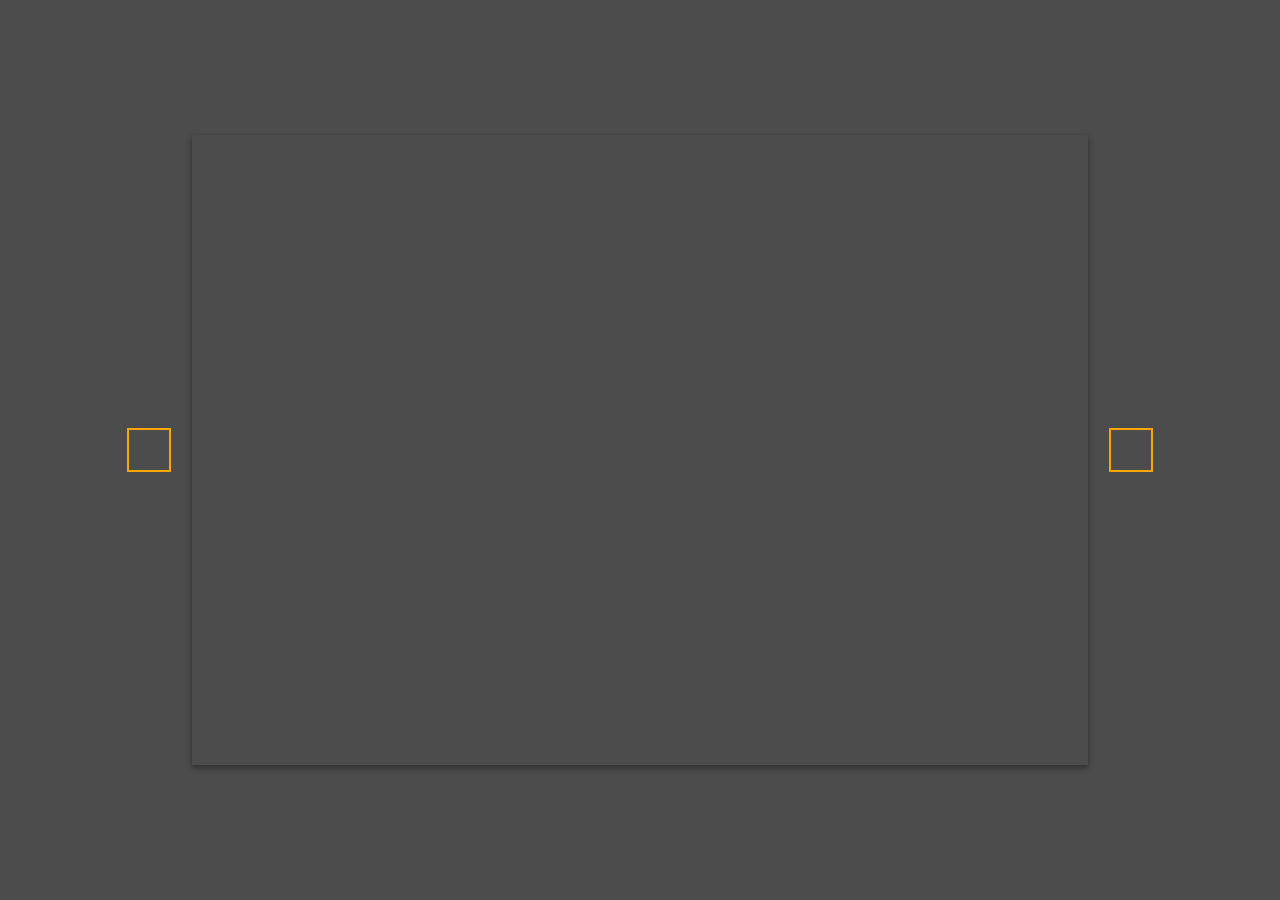
<file: background-slider/index.html>
<!DOCTYPE html>
<html lang="en">
  <head>
    <meta charset="UTF-8" />
    <meta name="viewport" content="width=device-width, initial-scale=1.0" />
    <link
      rel="stylesheet"
      href="https://cdnjs.cloudflare.com/ajax/libs/font-awesome/5.14.0/css/all.min.css"
      integrity="sha512-1PKOgIY59xJ8Co8+NE6FZ+LOAZKjy+KY8iq0G4B3CyeY6wYHN3yt9PW0XpSriVlkMXe40PTKnXrLnZ9+fkDaog=="
      crossorigin="anonymous"
    />
    <link rel="stylesheet" href="style.css" />
    <title>Background Slider</title>
  </head>
  <body>
    <div class="slider-container">
      <div
        class="slide active"
        style="
          background-image: url('https://images.unsplash.com/photo-1549880338-65ddcdfd017b?ixlib=rb-1.2.1&ixid=eyJhcHBfaWQiOjEyMDd9&auto=format&fit=crop&w=2100&q=80');
        "
      ></div>
      <div
        class="slide"
        style="
          background-image: url('https://images.unsplash.com/photo-1511593358241-7eea1f3c84e5?ixlib=rb-1.2.1&ixid=eyJhcHBfaWQiOjEyMDd9&auto=format&fit=crop&w=1934&q=80');
        "
      ></div>

      <div
        class="slide"
        style="
          background-image: url('https://images.unsplash.com/photo-1495467033336-2effd8753d51?ixlib=rb-1.2.1&ixid=eyJhcHBfaWQiOjEyMDd9&auto=format&fit=crop&w=2100&q=80');
        "
      ></div>

      <div class="slide" style="background-image: url('https://images.unsplash.com/photo-1522735338363-cc7313be0ae0?ixlib=rb-1.2.1&ixid=eyJhcHBfaWQiOjEyMDd9&auto=format&fit=crop&w=2689&q=80');"></div>

      <div
        class="slide"
        style="
          background-image: url('https://images.unsplash.com/photo-1559087867-ce4c91325525?ixlib=rb-1.2.1&ixid=eyJhcHBfaWQiOjEyMDd9&auto=format&fit=crop&w=2100&q=80');
        "
      ></div>

      <button class="arrow left-arrow" id="left">
        <i class="fas fa-arrow-left"></i>
      </button>

      <button class="arrow right-arrow" id="right">
        <i class="fas fa-arrow-right"></i>
      </button>
    </div>
    <script src="script.js"></script>
  </body>
</html>
</file>
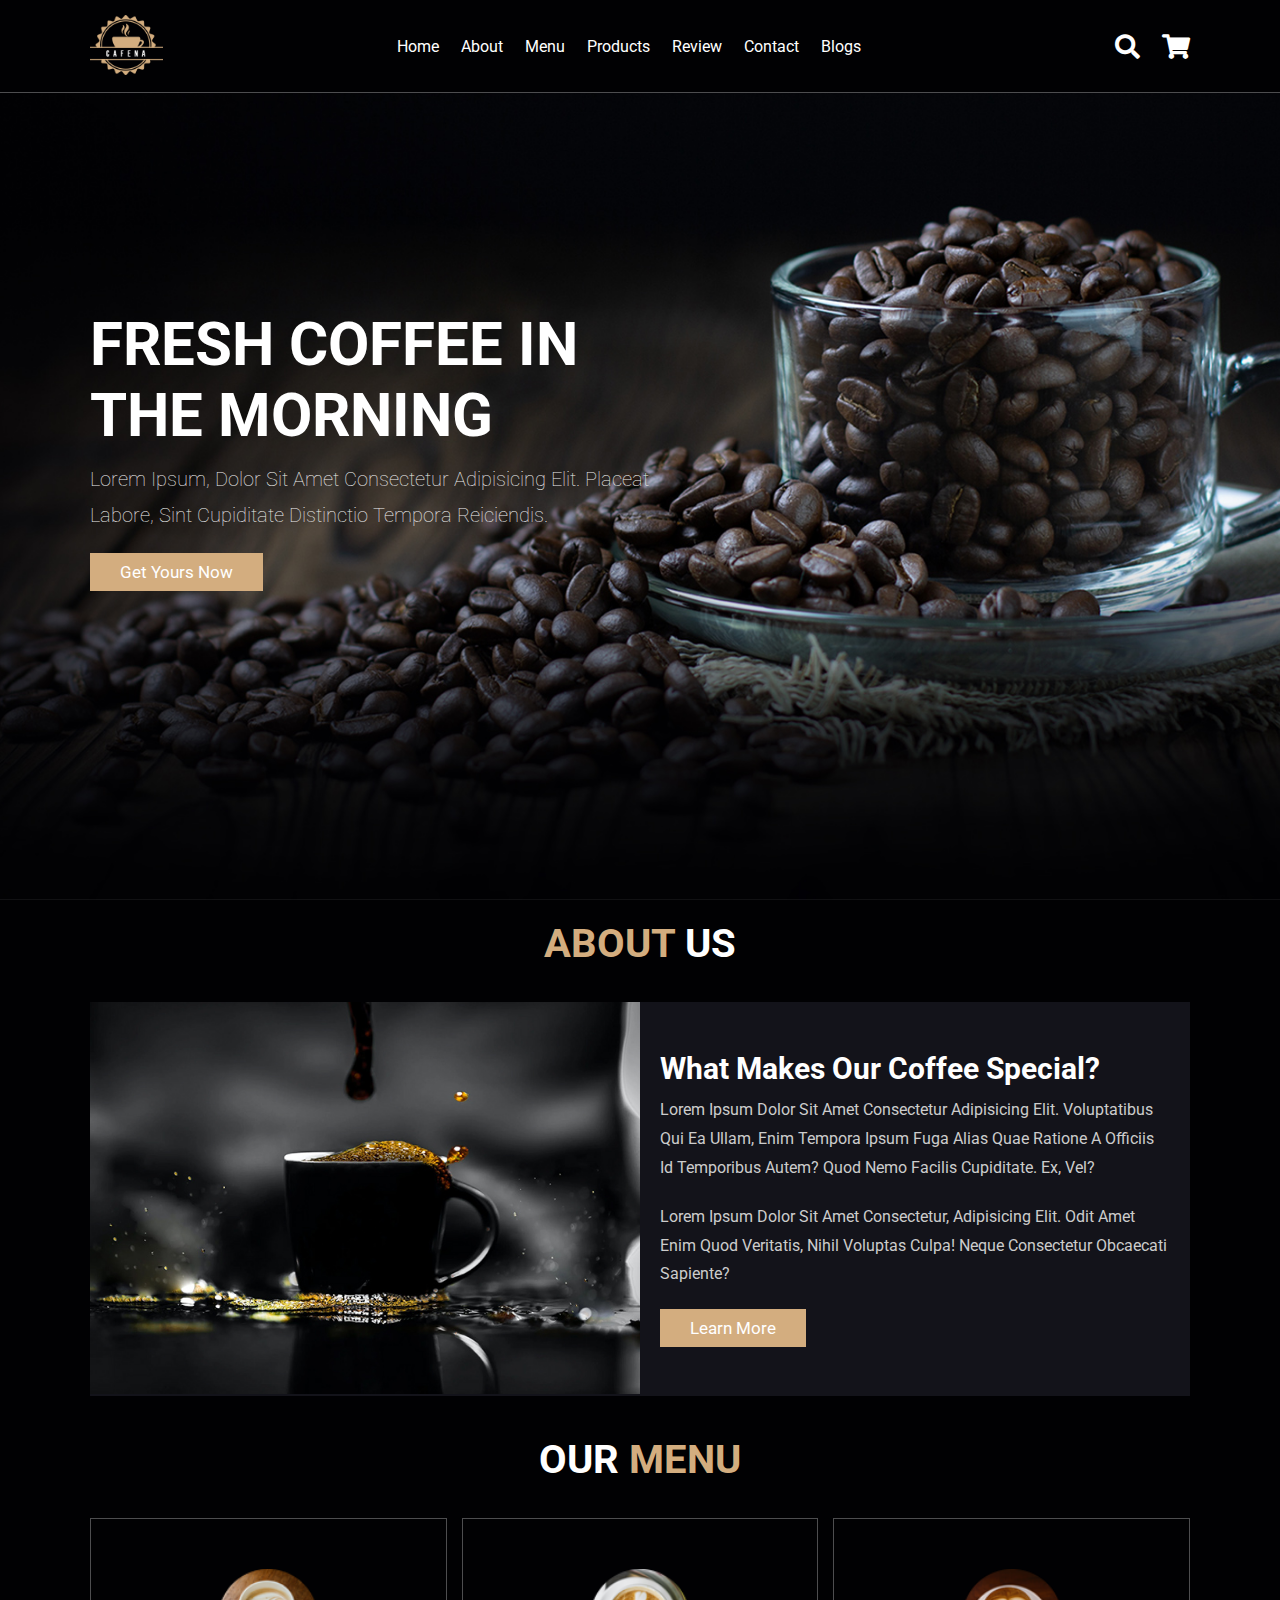
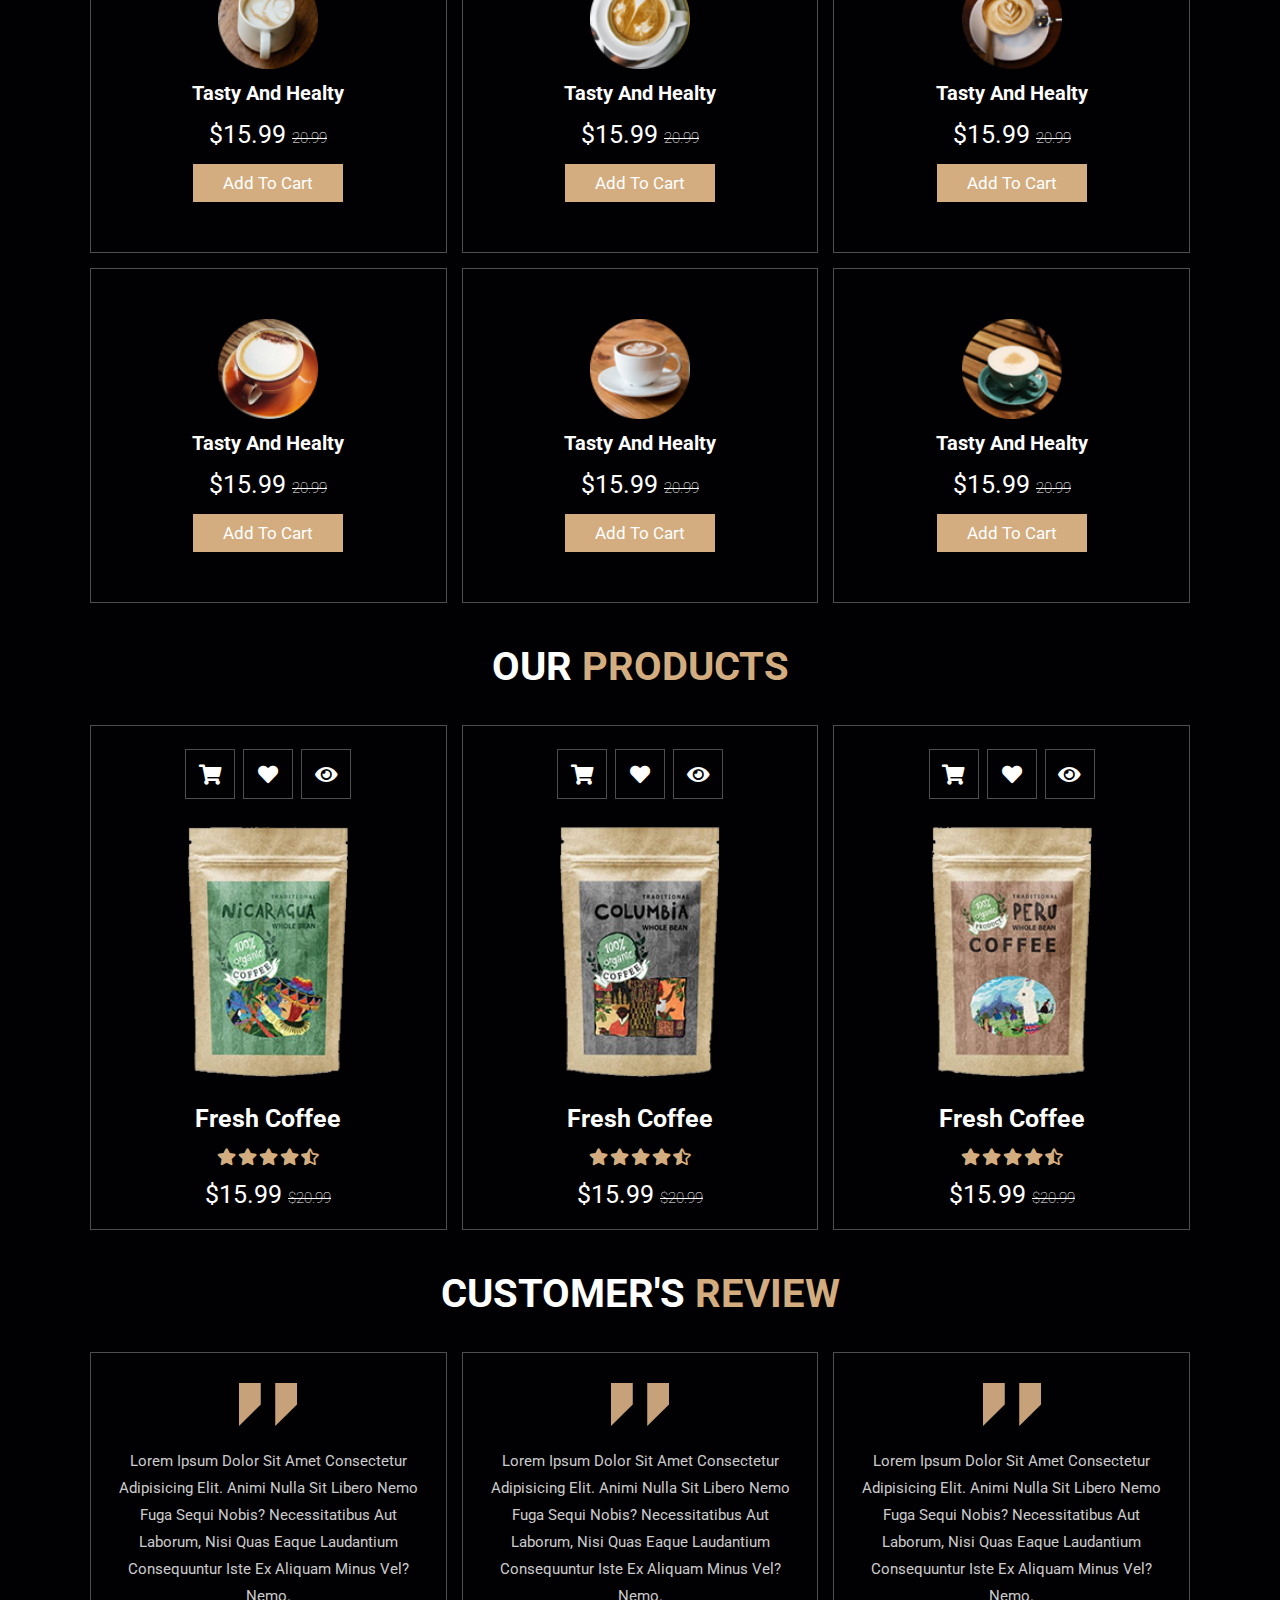
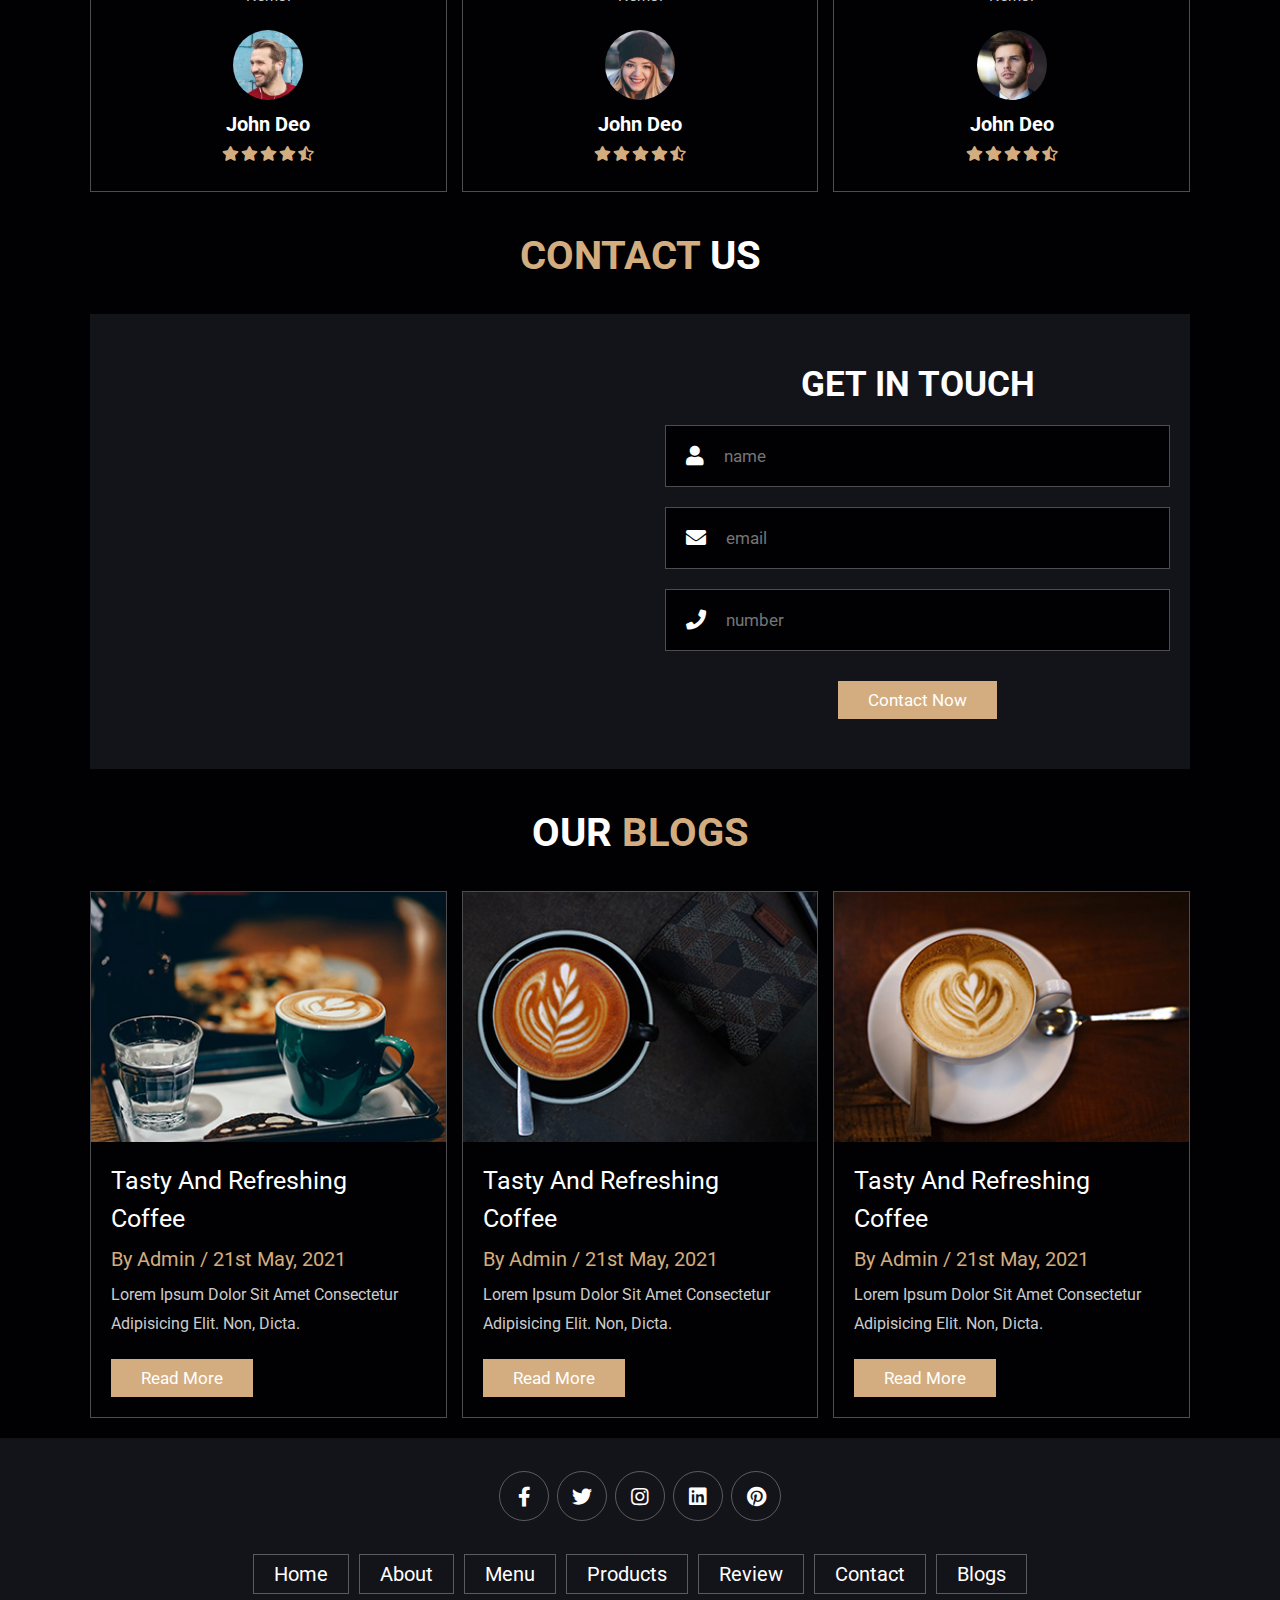
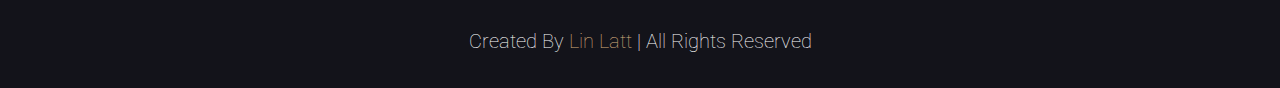
<file: coffee-shop-website-design/index.html>
<!DOCTYPE html>
<html lang="en">
<head>
    <meta charset="UTF-8">
    <meta http-equiv="X-UA-Compatible" content="IE=edge">
    <meta name="viewport" content="width=device-width, initial-scale=1.0">
    <title>complete responsive coffee shop website design</title>

    <!-- font awesome cdn link  -->
    <link rel="stylesheet" href="https://cdnjs.cloudflare.com/ajax/libs/font-awesome/5.15.4/css/all.min.css">

    <!-- custom css file link  -->
    <link rel="stylesheet" href="css/style.css">

</head>
<body>
    
<!-- header section starts  -->

<header class="header">

    <a href="#" class="logo">
        <img src="images/logo.png" alt="">
    </a>

    <nav class="navbar">
        <a href="#home">home</a>
        <a href="#about">about</a>
        <a href="#menu">menu</a>
        <a href="#products">products</a>
        <a href="#review">review</a>
        <a href="#contact">contact</a>
        <a href="#blogs">blogs</a>
    </nav>

    <div class="icons">
        <div class="fas fa-search" id="search-btn"></div>
        <div class="fas fa-shopping-cart" id="cart-btn"></div>
        <div class="fas fa-bars" id="menu-btn"></div>
    </div>

    <div class="search-form">
        <input type="search" id="search-box" placeholder="search here...">
        <label for="search-box" class="fas fa-search"></label>
    </div>

    <div class="cart-items-container">
        <div class="cart-item">
            <span class="fas fa-times"></span>
            <img src="images/cart-item-1.png" alt="">
            <div class="content">
                <h3>cart item 01</h3>
                <div class="price">$15.99/-</div>
            </div>
        </div>
        <div class="cart-item">
            <span class="fas fa-times"></span>
            <img src="images/cart-item-2.png" alt="">
            <div class="content">
                <h3>cart item 02</h3>
                <div class="price">$15.99/-</div>
            </div>
        </div>
        <div class="cart-item">
            <span class="fas fa-times"></span>
            <img src="images/cart-item-3.png" alt="">
            <div class="content">
                <h3>cart item 03</h3>
                <div class="price">$15.99/-</div>
            </div>
        </div>
        <div class="cart-item">
            <span class="fas fa-times"></span>
            <img src="images/cart-item-4.png" alt="">
            <div class="content">
                <h3>cart item 04</h3>
                <div class="price">$15.99/-</div>
            </div>
        </div>
        <a href="#" class="btn">checkout now</a>
    </div>

</header>

<!-- header section ends -->

<!-- home section starts  -->

<section class="home" id="home">

    <div class="content">
        <h3>fresh coffee in the morning</h3>
        <p>Lorem ipsum, dolor sit amet consectetur adipisicing elit. Placeat labore, sint cupiditate distinctio tempora reiciendis.</p>
        <a href="#" class="btn">get yours now</a>
    </div>

</section>

<!-- home section ends -->

<!-- about section starts  -->

<section class="about" id="about">

    <h1 class="heading"> <span>about</span> us </h1>

    <div class="row">

        <div class="image">
            <img src="images/about-img.jpeg" alt="">
        </div>

        <div class="content">
            <h3>what makes our coffee special?</h3>
            <p>Lorem ipsum dolor sit amet consectetur adipisicing elit. Voluptatibus qui ea ullam, enim tempora ipsum fuga alias quae ratione a officiis id temporibus autem? Quod nemo facilis cupiditate. Ex, vel?</p>
            <p>Lorem ipsum dolor sit amet consectetur, adipisicing elit. Odit amet enim quod veritatis, nihil voluptas culpa! Neque consectetur obcaecati sapiente?</p>
            <a href="#" class="btn">learn more</a>
        </div>

    </div>

</section>

<!-- about section ends -->

<!-- menu section starts  -->

<section class="menu" id="menu">

    <h1 class="heading"> our <span>menu</span> </h1>

    <div class="box-container">

        <div class="box">
            <img src="images/menu-1.png" alt="">
            <h3>tasty and healty</h3>
            <div class="price">$15.99 <span>20.99</span></div>
            <a href="#" class="btn">add to cart</a>
        </div>

        <div class="box">
            <img src="images/menu-2.png" alt="">
            <h3>tasty and healty</h3>
            <div class="price">$15.99 <span>20.99</span></div>
            <a href="#" class="btn">add to cart</a>
        </div>

        <div class="box">
            <img src="images/menu-3.png" alt="">
            <h3>tasty and healty</h3>
            <div class="price">$15.99 <span>20.99</span></div>
            <a href="#" class="btn">add to cart</a>
        </div>

        <div class="box">
            <img src="images/menu-4.png" alt="">
            <h3>tasty and healty</h3>
            <div class="price">$15.99 <span>20.99</span></div>
            <a href="#" class="btn">add to cart</a>
        </div>

        <div class="box">
            <img src="images/menu-5.png" alt="">
            <h3>tasty and healty</h3>
            <div class="price">$15.99 <span>20.99</span></div>
            <a href="#" class="btn">add to cart</a>
        </div>

        <div class="box">
            <img src="images/menu-6.png" alt="">
            <h3>tasty and healty</h3>
            <div class="price">$15.99 <span>20.99</span></div>
            <a href="#" class="btn">add to cart</a>
        </div>

    </div>

</section>

<!-- menu section ends -->

<section class="products" id="products">

    <h1 class="heading"> our <span>products</span> </h1>

    <div class="box-container">

        <div class="box">
            <div class="icons">
                <a href="#" class="fas fa-shopping-cart"></a>
                <a href="#" class="fas fa-heart"></a>
                <a href="#" class="fas fa-eye"></a>
            </div>
            <div class="image">
                <img src="images/product-1.png" alt="">
            </div>
            <div class="content">
                <h3>fresh coffee</h3>
                <div class="stars">
                    <i class="fas fa-star"></i>
                    <i class="fas fa-star"></i>
                    <i class="fas fa-star"></i>
                    <i class="fas fa-star"></i>
                    <i class="fas fa-star-half-alt"></i>
                </div>
                <div class="price">$15.99 <span>$20.99</span></div>
            </div>
        </div>

        <div class="box">
            <div class="icons">
                <a href="#" class="fas fa-shopping-cart"></a>
                <a href="#" class="fas fa-heart"></a>
                <a href="#" class="fas fa-eye"></a>
            </div>
            <div class="image">
                <img src="images/product-2.png" alt="">
            </div>
            <div class="content">
                <h3>fresh coffee</h3>
                <div class="stars">
                    <i class="fas fa-star"></i>
                    <i class="fas fa-star"></i>
                    <i class="fas fa-star"></i>
                    <i class="fas fa-star"></i>
                    <i class="fas fa-star-half-alt"></i>
                </div>
                <div class="price">$15.99 <span>$20.99</span></div>
            </div>
        </div>

        <div class="box">
            <div class="icons">
                <a href="#" class="fas fa-shopping-cart"></a>
                <a href="#" class="fas fa-heart"></a>
                <a href="#" class="fas fa-eye"></a>
            </div>
            <div class="image">
                <img src="images/product-3.png" alt="">
            </div>
            <div class="content">
                <h3>fresh coffee</h3>
                <div class="stars">
                    <i class="fas fa-star"></i>
                    <i class="fas fa-star"></i>
                    <i class="fas fa-star"></i>
                    <i class="fas fa-star"></i>
                    <i class="fas fa-star-half-alt"></i>
                </div>
                <div class="price">$15.99 <span>$20.99</span></div>
            </div>
        </div>

    </div>

</section>

<!-- review section starts  -->

<section class="review" id="review">

    <h1 class="heading"> customer's <span>review</span> </h1>

    <div class="box-container">

        <div class="box">
            <img src="images/quote-img.png" alt="" class="quote">
            <p>Lorem ipsum dolor sit amet consectetur adipisicing elit. Animi nulla sit libero nemo fuga sequi nobis? Necessitatibus aut laborum, nisi quas eaque laudantium consequuntur iste ex aliquam minus vel? Nemo.</p>
            <img src="images/pic-1.png" class="user" alt="">
            <h3>john deo</h3>
            <div class="stars">
                <i class="fas fa-star"></i>
                <i class="fas fa-star"></i>
                <i class="fas fa-star"></i>
                <i class="fas fa-star"></i>
                <i class="fas fa-star-half-alt"></i>
            </div>
        </div>

        <div class="box">
            <img src="images/quote-img.png" alt="" class="quote">
            <p>Lorem ipsum dolor sit amet consectetur adipisicing elit. Animi nulla sit libero nemo fuga sequi nobis? Necessitatibus aut laborum, nisi quas eaque laudantium consequuntur iste ex aliquam minus vel? Nemo.</p>
            <img src="images/pic-2.png" class="user" alt="">
            <h3>john deo</h3>
            <div class="stars">
                <i class="fas fa-star"></i>
                <i class="fas fa-star"></i>
                <i class="fas fa-star"></i>
                <i class="fas fa-star"></i>
                <i class="fas fa-star-half-alt"></i>
            </div>
        </div>
        
        <div class="box">
            <img src="images/quote-img.png" alt="" class="quote">
            <p>Lorem ipsum dolor sit amet consectetur adipisicing elit. Animi nulla sit libero nemo fuga sequi nobis? Necessitatibus aut laborum, nisi quas eaque laudantium consequuntur iste ex aliquam minus vel? Nemo.</p>
            <img src="images/pic-3.png" class="user" alt="">
            <h3>john deo</h3>
            <div class="stars">
                <i class="fas fa-star"></i>
                <i class="fas fa-star"></i>
                <i class="fas fa-star"></i>
                <i class="fas fa-star"></i>
                <i class="fas fa-star-half-alt"></i>
            </div>
        </div>

    </div>

</section>

<!-- review section ends -->

<!-- contact section starts  -->

<section class="contact" id="contact">

    <h1 class="heading"> <span>contact</span> us </h1>

    <div class="row">

        <iframe class="map" src="https://www.google.com/maps/embed?pb=!1m18!1m12!1m3!1d30153.788252261566!2d72.82321484621745!3d19.141690214227783!2m3!1f0!2f0!3f0!3m2!1i1024!2i768!4f13.1!3m3!1m2!1s0x3be7b63aceef0c69%3A0x2aa80cf2287dfa3b!2sJogeshwari%20West%2C%20Mumbai%2C%20Maharashtra%20400047!5e0!3m2!1sen!2sin!4v1629452077891!5m2!1sen!2sin" allowfullscreen="" loading="lazy"></iframe>

        <form action="">
            <h3>get in touch</h3>
            <div class="inputBox">
                <span class="fas fa-user"></span>
                <input type="text" placeholder="name">
            </div>
            <div class="inputBox">
                <span class="fas fa-envelope"></span>
                <input type="email" placeholder="email">
            </div>
            <div class="inputBox">
                <span class="fas fa-phone"></span>
                <input type="number" placeholder="number">
            </div>
            <input type="submit" value="contact now" class="btn">
        </form>

    </div>

</section>

<!-- contact section ends -->

<!-- blogs section starts  -->

<section class="blogs" id="blogs">

    <h1 class="heading"> our <span>blogs</span> </h1>

    <div class="box-container">

        <div class="box">
            <div class="image">
                <img src="images/blog-1.jpeg" alt="">
            </div>
            <div class="content">
                <a href="#" class="title">tasty and refreshing coffee</a>
                <span>by admin / 21st may, 2021</span>
                <p>Lorem ipsum dolor sit amet consectetur adipisicing elit. Non, dicta.</p>
                <a href="#" class="btn">read more</a>
            </div>
        </div>

        <div class="box">
            <div class="image">
                <img src="images/blog-2.jpeg" alt="">
            </div>
            <div class="content">
                <a href="#" class="title">tasty and refreshing coffee</a>
                <span>by admin / 21st may, 2021</span>
                <p>Lorem ipsum dolor sit amet consectetur adipisicing elit. Non, dicta.</p>
                <a href="#" class="btn">read more</a>
            </div>
        </div>

        <div class="box">
            <div class="image">
                <img src="images/blog-3.jpeg" alt="">
            </div>
            <div class="content">
                <a href="#" class="title">tasty and refreshing coffee</a>
                <span>by admin / 21st may, 2021</span>
                <p>Lorem ipsum dolor sit amet consectetur adipisicing elit. Non, dicta.</p>
                <a href="#" class="btn">read more</a>
            </div>
        </div>

    </div>

</section>

<!-- blogs section ends -->

<!-- footer section starts  -->

<section class="footer">

    <div class="share">
        <a href="#" class="fab fa-facebook-f"></a>
        <a href="#" class="fab fa-twitter"></a>
        <a href="#" class="fab fa-instagram"></a>
        <a href="#" class="fab fa-linkedin"></a>
        <a href="#" class="fab fa-pinterest"></a>
    </div>

    <div class="links">
        <a href="#">home</a>
        <a href="#">about</a>
        <a href="#">menu</a>
        <a href="#">products</a>
        <a href="#">review</a>
        <a href="#">contact</a>
        <a href="#">blogs</a>
    </div>

    <div class="credit">created by <span>Lin Latt</span> | all rights reserved</div>

</section>

<!-- footer section ends -->

















<!-- custom js file link  -->
<script src="js/script.js"></script>

</body>
</html>
</file>
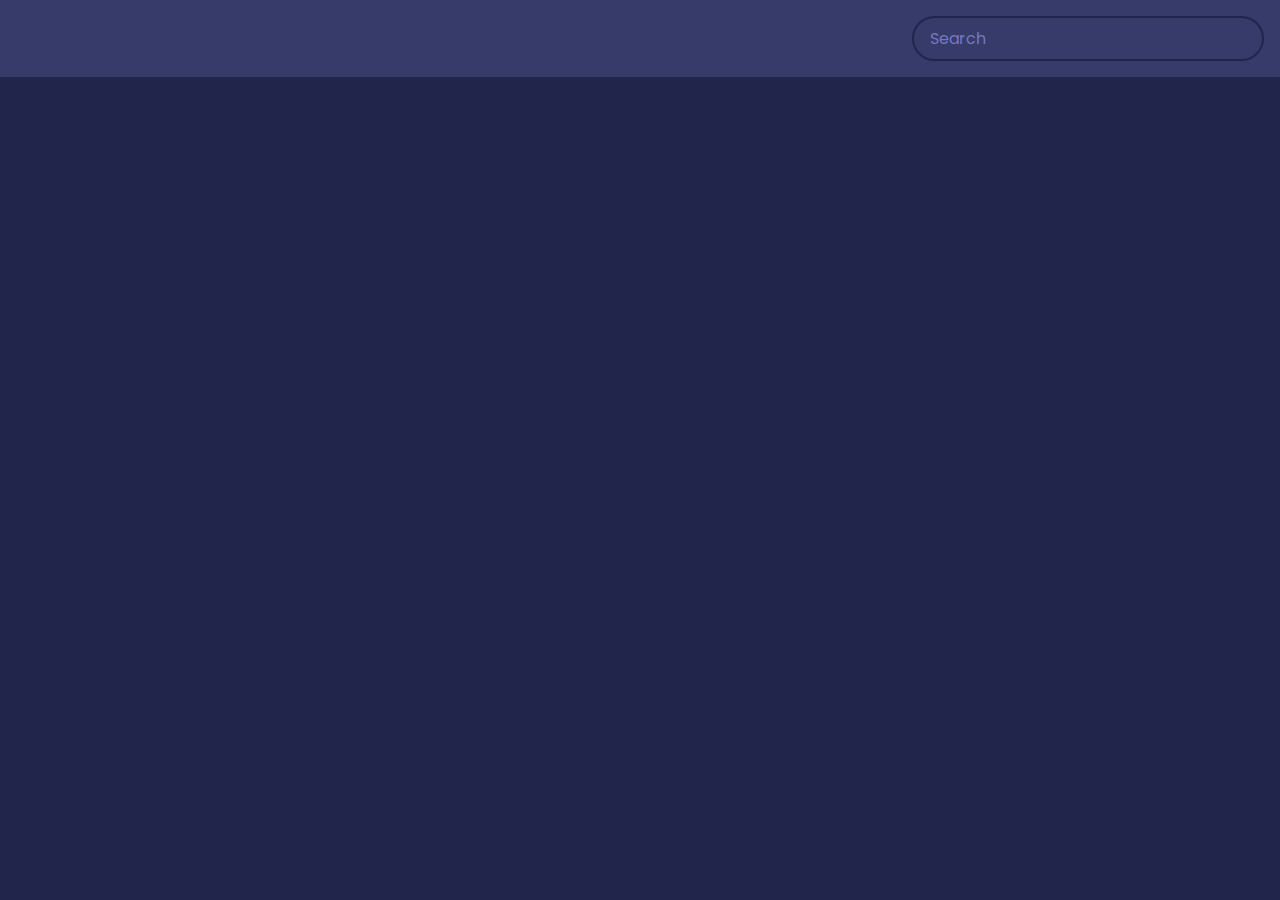
<file: movies_website/index.html>
<!DOCTYPE html>
<html lang="en">
  <head>
    <meta charset="UTF-8" />
    <meta name="viewport" content="width=device-width, initial-scale=1.0" />
    <link rel="stylesheet" href="style.css" />
    <title>Movie App</title>
  </head>
  <body>
    <header>
      <form id="form">
        <input type="text" id="search" class="search" placeholder="Search">
      </form>
    </header>

    <main id="main"></main>

    <script src="script.js"></script>
  </body>
</html>
</file>
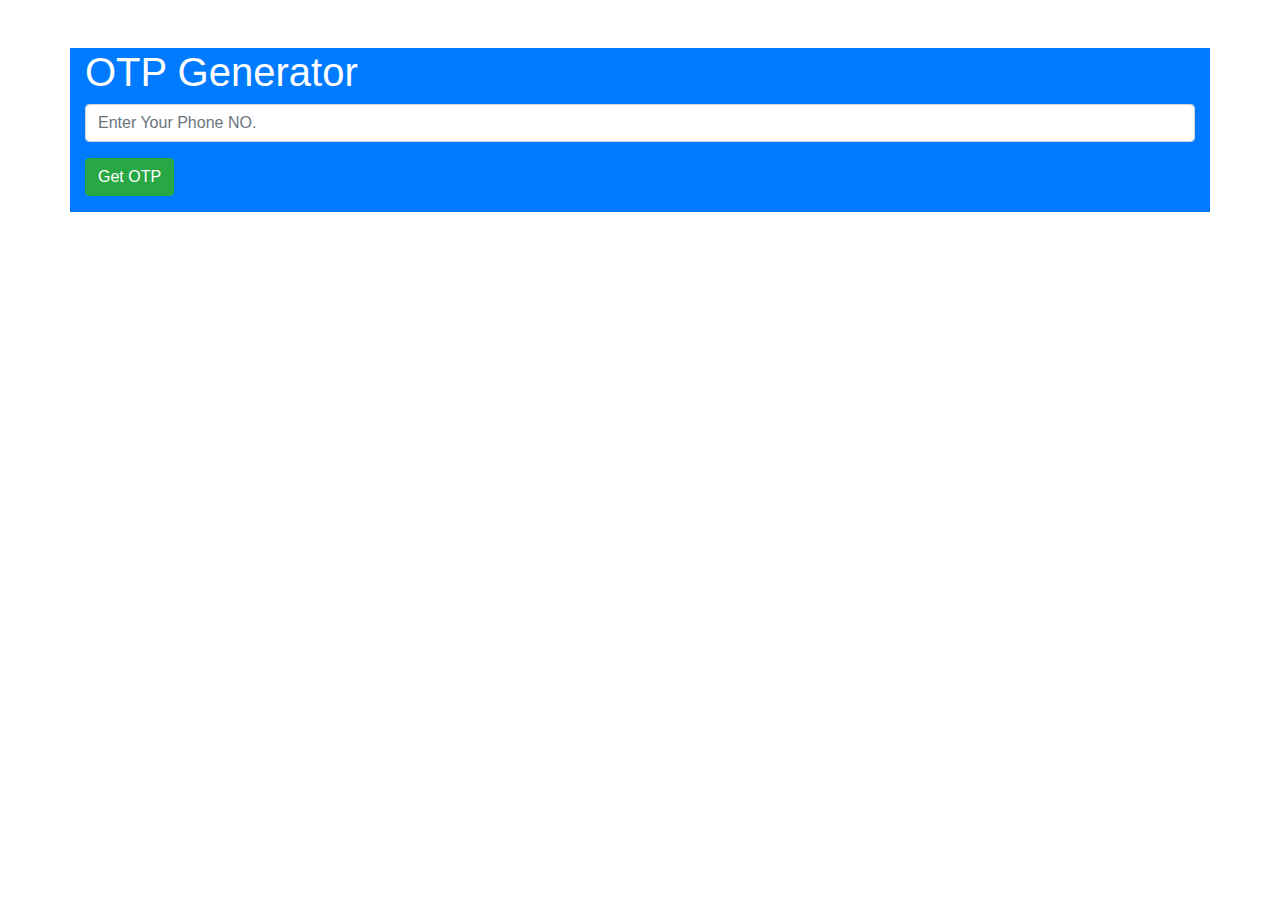
<file: ramdom_otp generator/index.html>
<!DOCTYPE html>
<html lang="en">
<head>
    <meta charset="UTF-8">
    <meta http-equiv="X-UA-Compatible" content="IE=edge">
    <meta name="viewport" content="width=device-width, initial-scale=1.0">
    <link rel="stylesheet" href="style.css">
    <link rel="stylesheet" href="https://cdn.jsdelivr.net/npm/bootstrap@4.0.0/dist/css/bootstrap.min.css" integrity="sha384-Gn5384xqQ1aoWXA+058RXPxPg6fy4IWvTNh0E263XmFcJlSAwiGgFAW/dAiS6JXm" crossorigin="anonymous">
    <title>OTP Practice</title>
</head>
<body>
    <div class="container bg-primary mt-5">
        <div class="row">
            <div class="col-md-12">
                <h1 class="header text-white">OTP Generator</h1>
                <input class="form-control mb-3" type="text" id="userphone" placeholder="Enter Your Phone NO.">
                <button onclick="getOTP(6, {alpha:false})" class="btn btn-success mb-3">Get OTP</button>
            </div>
        </div>
    </div>
    <h1 style="text-align: center;" id="result"></h1>

    <script type="text/javascript" src="app.js"></script>
</body>
</html>
</file>
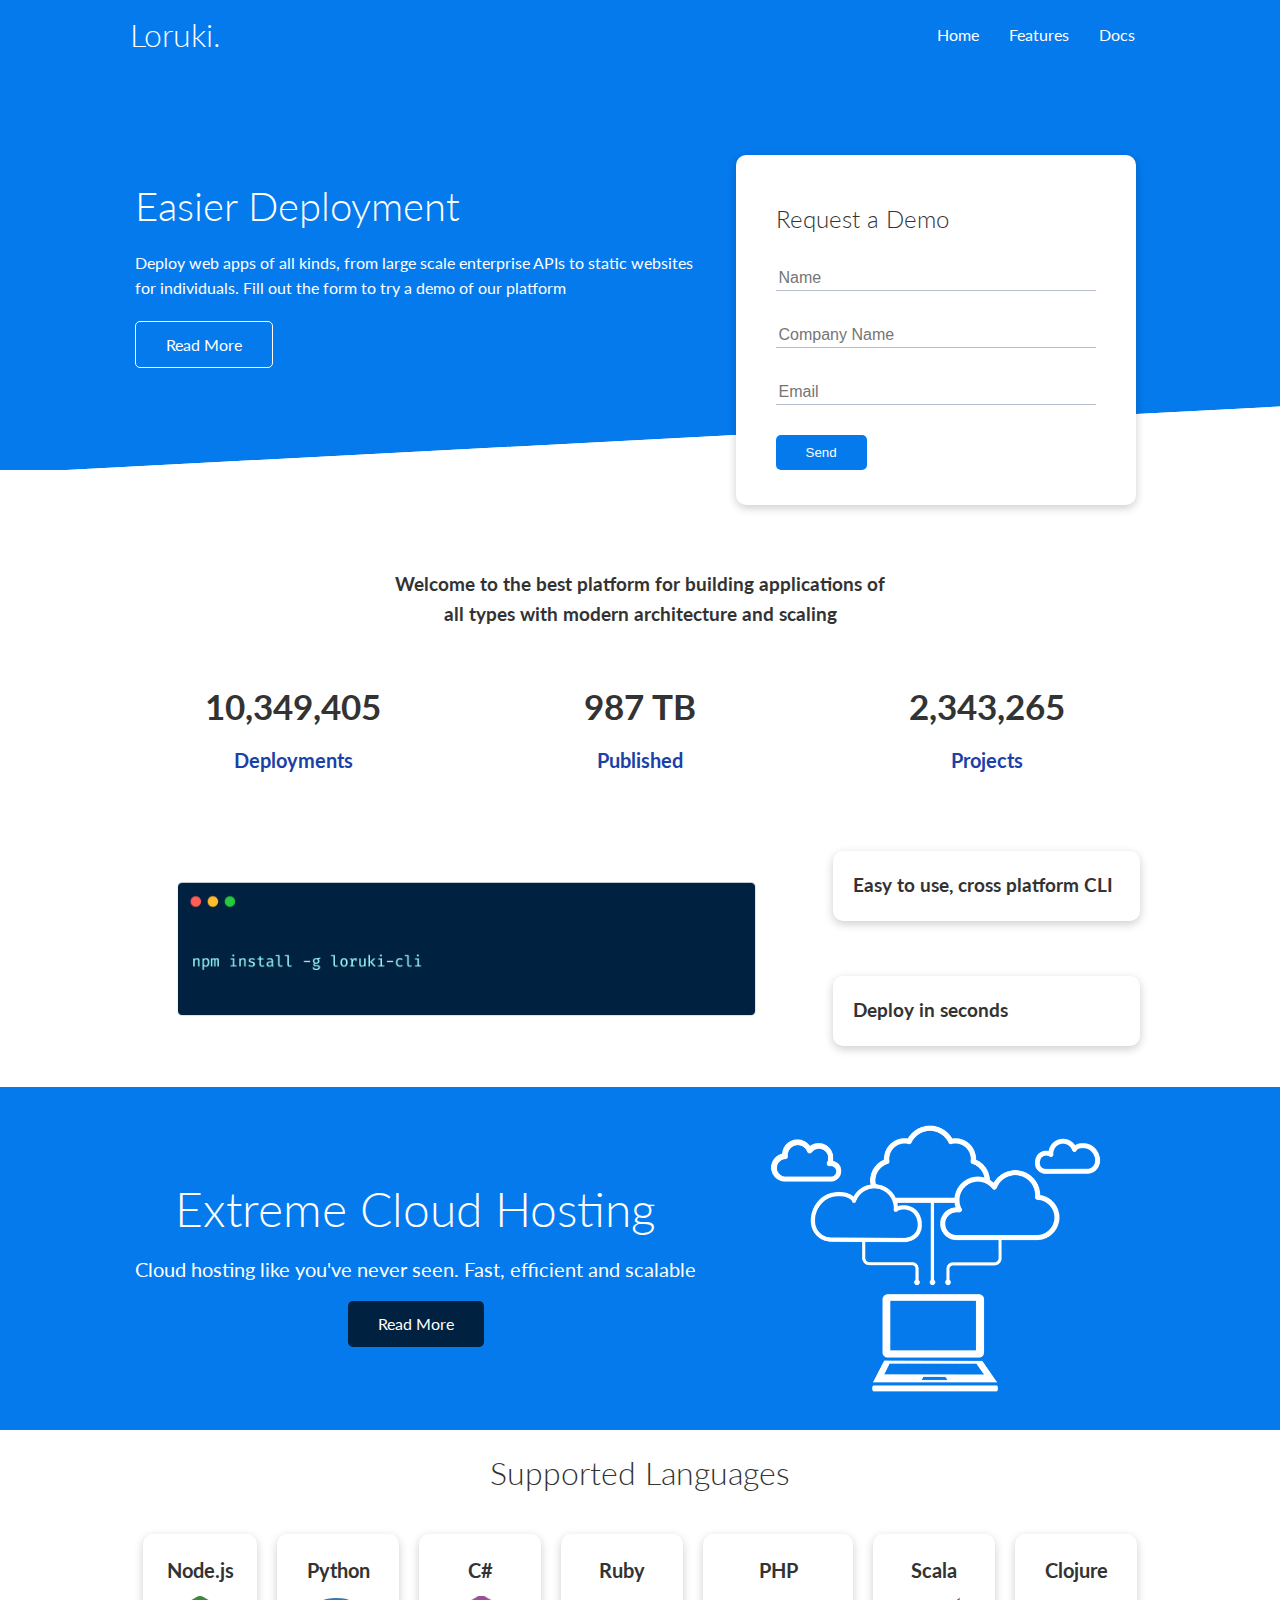
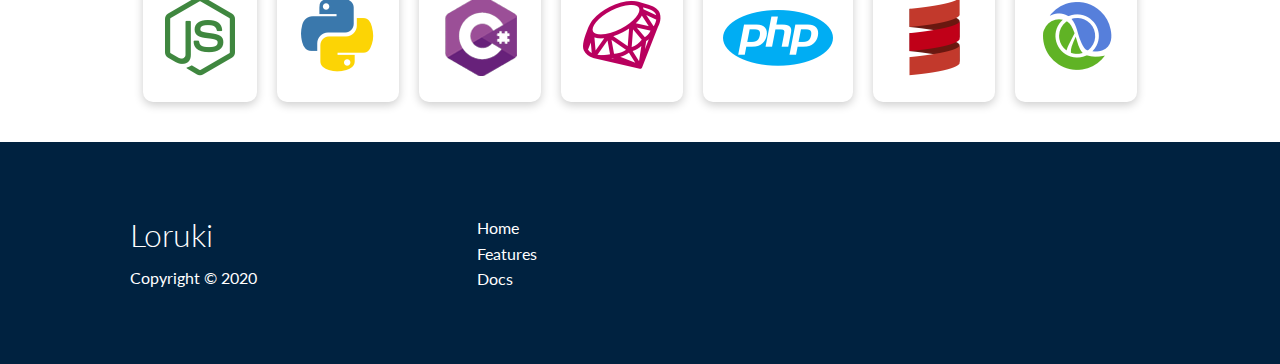
<file: Technology-website-design/index.html>
<!DOCTYPE html>
<html lang="en">
<head>
    <meta charset="UTF-8">
    <meta name="viewport" content="width=device-width, initial-scale=1.0">
    <link rel="stylesheet" href="https://cdnjs.cloudflare.com/ajax/libs/font-awesome/5.15.1/css/all.min.css" integrity="sha512-+4zCK9k+qNFUR5X+cKL9EIR+ZOhtIloNl9GIKS57V1MyNsYpYcUrUeQc9vNfzsWfV28IaLL3i96P9sdNyeRssA==" crossorigin="anonymous" />
    <link rel="stylesheet" href="css/utilities.css">
    <link rel="stylesheet" href="css/style.css">
    <title>Loruki | Cloud Hosting For Everyone</title>
</head>
<body>
    <!-- Navbar -->
    <div class="navbar">
        <div class="container flex">
            <h1 class="logo">Loruki.</h1>
            <nav>
                <ul>
                    <li><a href="index.html">Home</a></li>
                    <li><a href="features.html">Features</a></li>
                    <li><a href="docs.html">Docs</a></li>
                </ul>
            </nav>
        </div>
    </div>
    
    <!-- Showcase -->
    <section class="showcase">
        <div class="container grid">
            <div class="showcase-text">
                <h1>Easier Deployment</h1>
                <p>Deploy web apps of all kinds, from large scale enterprise APIs to static websites for individuals. Fill out the form to try a demo of our platform</p>
                <a href="features.html" class="btn btn-outline">Read More</a>
            </div>

            <div class="showcase-form card">
                <h2>Request a Demo</h2>
                 <!--  <form name="contact" netlify-honeypot="bot-field" method="POST" data-netlify="true">
                    <input type="hidden" name="form-name" value="contact">
                    <p class="hidden">
                        <label>Don’t fill this out if you're human: <input name="bot-field" /></label>
                      </p>
                    <div class="form-control">
                        <input type="text" name="name" placeholder="Name" required>
                    </div>
                    <div class="form-control">
                        <input type="text" name="company" placeholder="Company Name" required>
                    </div>
                    <div class="form-control">
                        <input type="email" name="email" placeholder="Email" required>
                    </div>
                    <input type="submit" value="Send" class="btn btn-primary">
                </form> -->
                 <form>
                    <div class="form-control">
                        <input type="text" name="name" placeholder="Name" required>
                    </div>
                    <div class="form-control">
                        <input type="text" name="company" placeholder="Company Name" required>
                    </div>
                    <div class="form-control">
                        <input type="email" name="email" placeholder="Email" required>
                    </div>
                    <input type="submit" value="Send" class="btn btn-primary">
                </form>
            </div>
        </div>
    </section>

    <!-- Stats -->
    <section class="stats">
        <div class="container">
            <h3 class="stats-heading text-center my-1">
                Welcome to the best platform for building applications of all types with modern architecture and scaling
            </h3>

            <div class="grid grid-3 text-center my-4">
                <div>
                    <i class="fas fa-server fa-3x"></i>
                    <h3>10,349,405</h3>
                    <p class="text-secondary">Deployments</p>
                </div>
                <div>
                    <i class="fas fa-upload fa-3x"></i>
                    <h3>987 TB</h3>
                    <p class="text-secondary">Published</p>
                </div>
                <div>
                    <i class="fas fa-project-diagram fa-3x"></i>
                    <h3>2,343,265</h3>
                    <p class="text-secondary">Projects</p>
                </div>
            </div>
        </div>
    </section>

    <!-- Cli -->
    <section class="cli">
        <div class="container grid">
            <img src="images/cli.png" alt="">
            <div class="card">
                <h3>Easy to use, cross platform CLI</h3>
            </div>
            <div class="card">
                <h3>Deploy in seconds</h3>
            </div>
        </div>
    </section>

    <!-- Cloud -->
    <section class="cloud bg-primary my-2 py-2">
        <div class="container grid">
            <div class="text-center">
                <h2 class="lg">Extreme Cloud Hosting</h2>
                <p class="lead my-1">Cloud hosting like you've never seen. Fast, efficient and scalable</p>
                <a href="features.html" class="btn btn-dark">Read More</a>
            </div>
            <img src="images/cloud.png" alt="">
        </div>
    </section>

    <!-- Languages -->
    <section class="languages">
        <h2 class="md text-center my-2">
            Supported Languages
        </h2>
        <div class="container flex">
            <div class="card">
                <h4>Node.js</h4>
                <img src="images/logos/node.png" alt="">
            </div>
            <div class="card">
                <h4>Python</h4>
                <img src="images/logos/python.png" alt="">
              </div>
              <div class="card">
                <h4>C#</h4>
                <img src="images/logos/csharp.png" alt="">
              </div>
              <div class="card">
                <h4>Ruby</h4>
                <img src="images/logos/ruby.png" alt="">
              </div>
              <div class="card">
                <h4>PHP</h4>
                <img src="images/logos/php.png" alt="">
              </div>
              <div class="card">
                <h4>Scala</h4>
                <img src="images/logos/scala.png" alt="">
              </div>
              <div class="card">
                <h4>Clojure</h4>
                <img src="images/logos/clojure.png" alt="">
              </div>
        </div>
    </section>

    <!-- Footer -->
    <footer class="footer bg-dark py-5">
        <div class="container grid grid-3">
            <div>
                <h1>Loruki
                </h1>
                <p>Copyright &copy; 2020</p>
            </div>
            <nav>
                <ul>
                    <li><a href="index.html">Home</a></li>
                    <li><a href="features.html">Features</a></li>
                    <li><a href="docs.html">Docs</a></li>
                </ul>
            </nav>
            <div class="social">
                <a href="#"><i class="fab fa-github fa-2x"></i></a>
                <a href="#"><i class="fab fa-facebook fa-2x"></i></a>
                <a href="#"><i class="fab fa-instagram fa-2x"></i></a>
                <a href="#"><i class="fab fa-twitter fa-2x"></i></a>
            </div>
        </div>
    </footer>
</body>
</html>
</file>
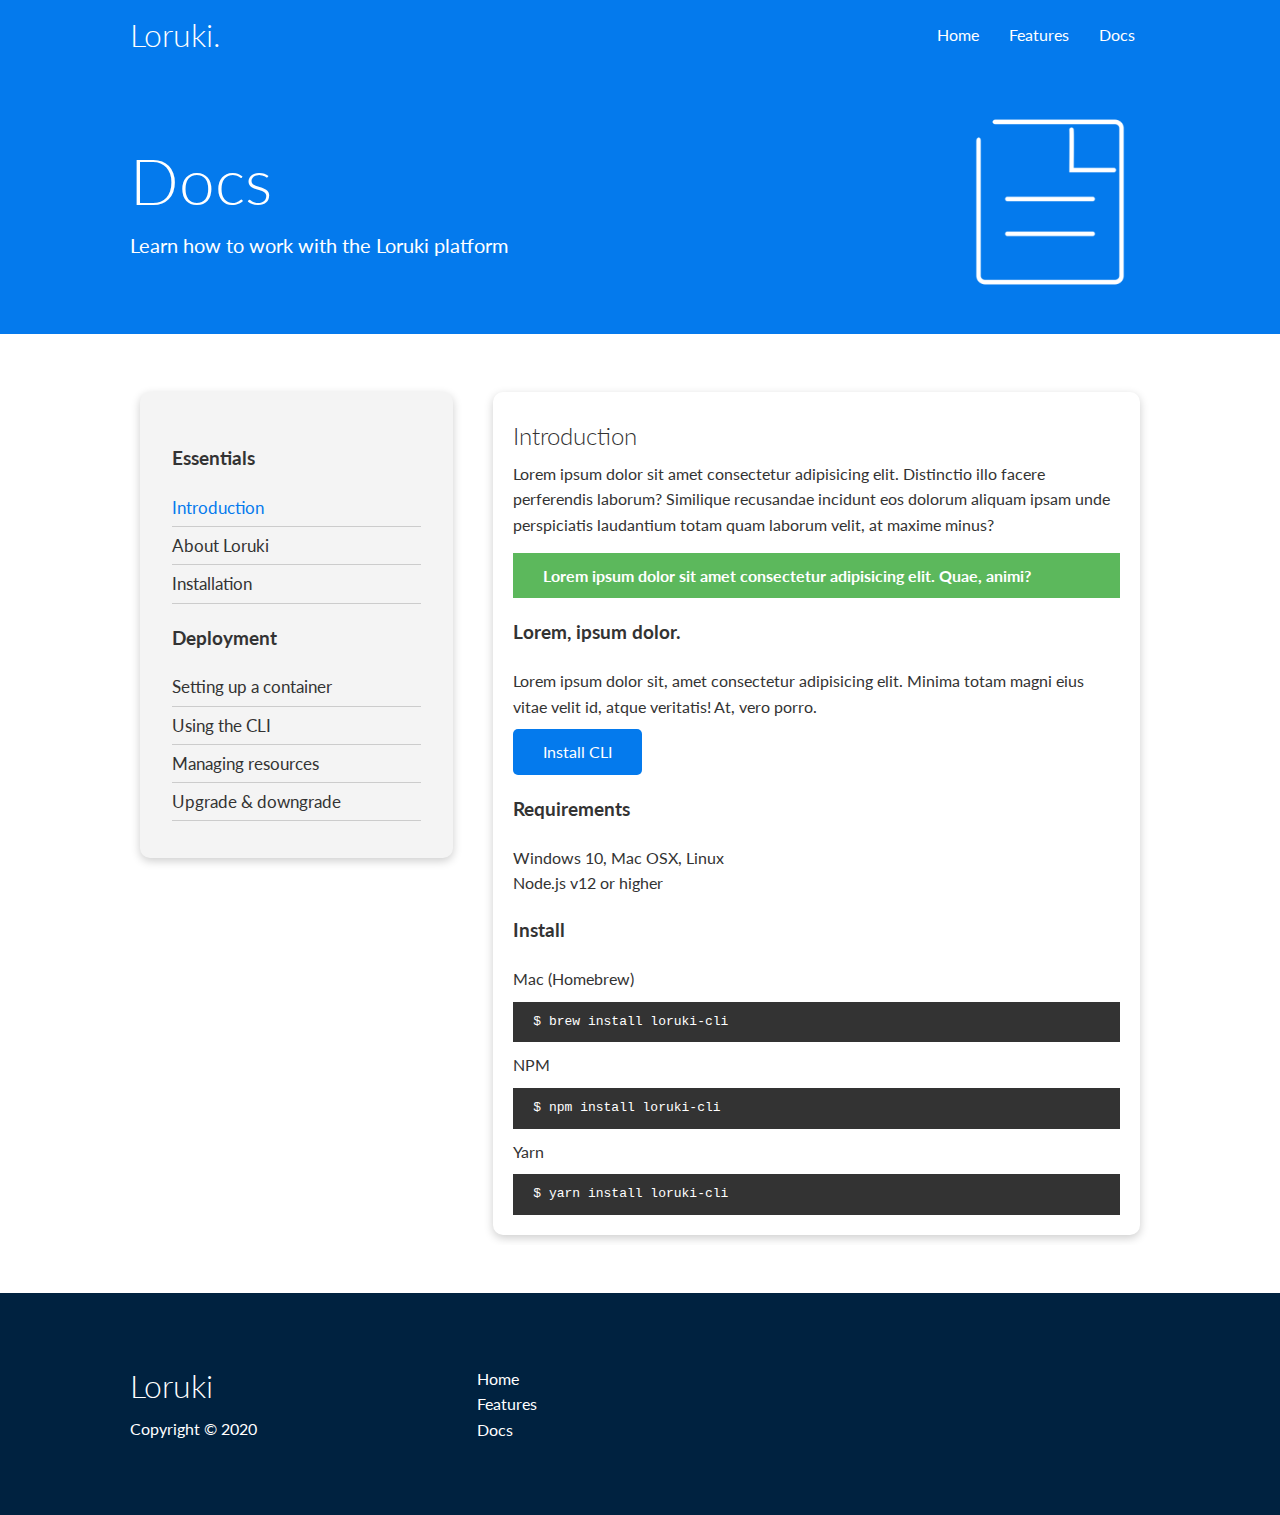
<file: Technology-website-design/docs.html>
<!DOCTYPE html>
<html lang="en">
<head>
    <meta charset="UTF-8">
    <meta name="viewport" content="width=device-width, initial-scale=1.0">
    <link rel="stylesheet" href="https://cdnjs.cloudflare.com/ajax/libs/font-awesome/5.15.1/css/all.min.css" integrity="sha512-+4zCK9k+qNFUR5X+cKL9EIR+ZOhtIloNl9GIKS57V1MyNsYpYcUrUeQc9vNfzsWfV28IaLL3i96P9sdNyeRssA==" crossorigin="anonymous" />
    <link rel="stylesheet" href="css/utilities.css">
    <link rel="stylesheet" href="css/style.css">
    <title>Loruki | Cloud Hosting For Everyone</title>
</head>
<body>
    <!-- Navbar -->
    <div class="navbar">
        <div class="container flex">
            <h1 class="logo">Loruki.</h1>
            <nav>
                <ul>
                    <li><a href="index.html">Home</a></li>
                    <li><a href="features.html">Features</a></li>
                    <li><a href="docs.html">Docs</a></li>
                </ul>
            </nav>
        </div>
    </div>

    <!-- Head -->
    <section class="docs-head bg-primary py-3">
        <div class="container grid">
            <div>
                <h1 class="xl">Docs</h1>
                <p class="lead">
                    Learn how to work with the Loruki platform
                </p>
            </div>
            <img src="images/docs.png" alt="">
        </div>
    </section>

    <!-- Docs main -->
    <section class="docs-main my-4">
        <div class="container grid">
            <div class="card bg-light p-3">
                <h3 class="my-2">Essentials</h3>
                <nav>
                    <ul>
                        <li><a class="text-primary" href="#">Introduction</a></li>
                        <li><a href="#">About Loruki</a></li>
                        <li><a href="#">Installation</a></li>
                    </ul>
                </nav>

                <h3 class="my-2">Deployment</h3>
                <nav>
                    <ul>
                        <li><a href="#">Setting up a container</a></li>
							<li><a href="#">Using the CLI</a></li>
							<li><a href="#">Managing resources</a></li>
							<li><a href="#">Upgrade & downgrade</a></li>
                    </ul>
                </nav>
            </div>
            <div class="card">
                <h2>Introduction</h2>
                <p>Lorem ipsum dolor sit amet consectetur adipisicing elit. Distinctio illo facere perferendis laborum? Similique recusandae incidunt eos dolorum aliquam ipsam unde perspiciatis laudantium totam quam laborum velit, at maxime minus?</p>

                <div class="alert alert-success">
                    <i class="fas fa-info"></i> Lorem ipsum dolor sit amet consectetur adipisicing elit. Quae, animi?
                </div>

                <h3>Lorem, ipsum dolor.</h3>
                <p>Lorem ipsum dolor sit, amet consectetur adipisicing elit. Minima totam magni eius vitae velit id, atque veritatis! At, vero porro.</p>
                <a href="#" class="btn btn-primary">Install CLI</a>

                <h3>Requirements</h3>
                <ul>
                    <li>Windows 10, Mac OSX, Linux</li>
                    <li>Node.js v12 or higher</li>
                </ul>

                <h3>Install</h3>
                <p>Mac (Homebrew)</p>
                <pre><code>$ brew install loruki-cli</code></pre>
                <p>NPM</p>
                <pre><code>$ npm install loruki-cli</code></pre>
                <p>Yarn</p>
                <pre><code>$ yarn install loruki-cli</code></pre>

            </div>
        </div>
    </section>
    
    <!-- Footer -->
    <footer class="footer bg-dark py-5">
        <div class="container grid grid-3">
            <div>
                <h1>Loruki
                </h1>
                <p>Copyright &copy; 2020</p>
            </div>
            <nav>
                <ul>
                    <li><a href="index.html">Home</a></li>
                    <li><a href="features.html">Features</a></li>
                    <li><a href="docs.html">Docs</a></li>
                </ul>
            </nav>
            <div class="social">
                <a href="#"><i class="fab fa-github fa-2x"></i></a>
                <a href="#"><i class="fab fa-facebook fa-2x"></i></a>
                <a href="#"><i class="fab fa-instagram fa-2x"></i></a>
                <a href="#"><i class="fab fa-twitter fa-2x"></i></a>
            </div>
        </div>
    </footer>
</body>
</html>
</file>
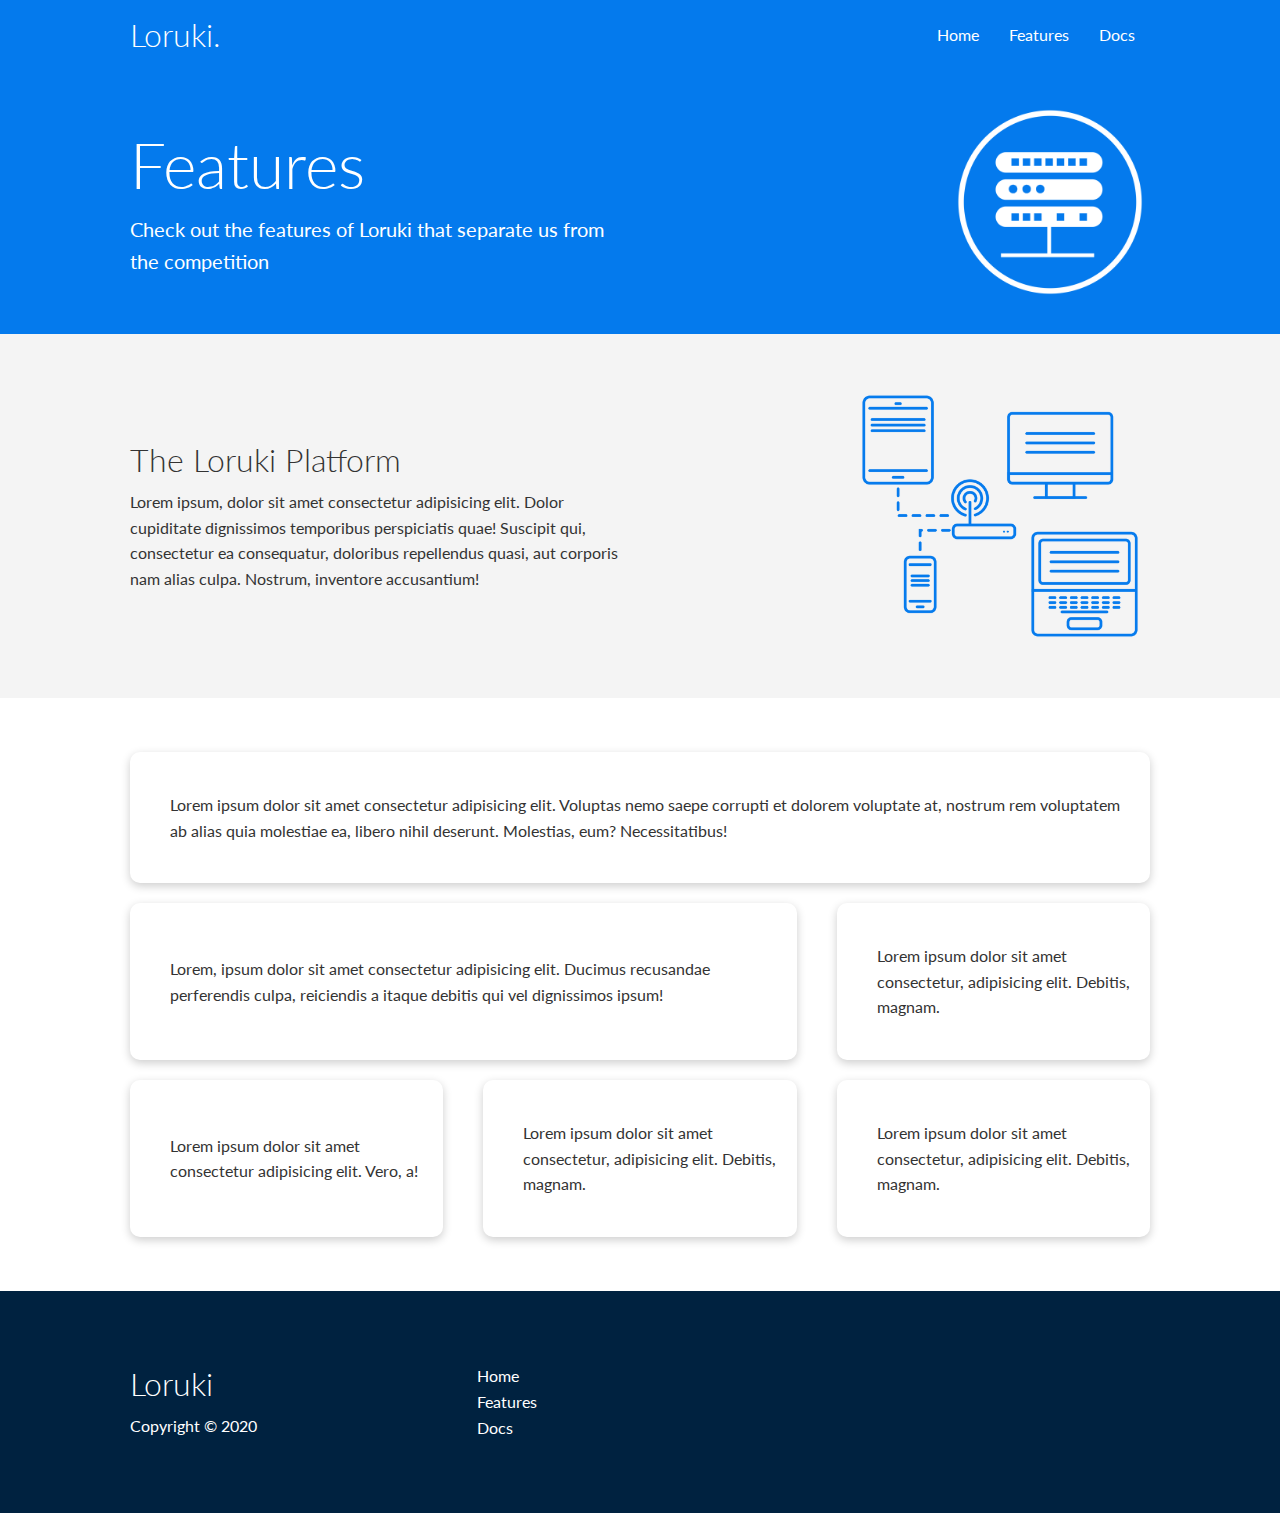
<file: Technology-website-design/features.html>
<!DOCTYPE html>
<html lang="en">
<head>
    <meta charset="UTF-8">
    <meta name="viewport" content="width=device-width, initial-scale=1.0">
    <link rel="stylesheet" href="https://cdnjs.cloudflare.com/ajax/libs/font-awesome/5.15.1/css/all.min.css" integrity="sha512-+4zCK9k+qNFUR5X+cKL9EIR+ZOhtIloNl9GIKS57V1MyNsYpYcUrUeQc9vNfzsWfV28IaLL3i96P9sdNyeRssA==" crossorigin="anonymous" />
    <link rel="stylesheet" href="css/utilities.css">
    <link rel="stylesheet" href="css/style.css">
    <title>Loruki | Cloud Hosting For Everyone</title>
</head>
<body>
    <!-- Navbar -->
    <div class="navbar">
        <div class="container flex">
            <h1 class="logo">Loruki.</h1>
            <nav>
                <ul>
                    <li><a href="index.html">Home</a></li>
                    <li><a href="features.html">Features</a></li>
                    <li><a href="docs.html">Docs</a></li>
                </ul>
            </nav>
        </div>
    </div>

    <!-- Head -->
    <section class="features-head bg-primary py-3">
        <div class="container grid">
            <div>
                <h1 class="xl">Features</h1>
                <p class="lead">
                    Check out the features of Loruki that separate us from the
						competition
                </p>
            </div>
            <img src="images/server.png" alt="">
        </div>
    </section>

    <!-- Sub head -->
    <section class="features-sub-head bg-light py-3">
        <div class="container grid">
            <div>
                <h1 class="md">The Loruki Platform</h1>
                <p>
                    Lorem ipsum, dolor sit amet consectetur adipisicing elit. Dolor cupiditate dignissimos temporibus perspiciatis quae! Suscipit qui, consectetur ea consequatur, doloribus repellendus quasi, aut corporis nam alias culpa. Nostrum, inventore accusantium!
                </p>
            </div>
            <img src="images/server2.png" alt="">
        </div>
    </section>

    <section class="features-main my-2">
        <div class="container grid grid-3">
            <div class="card flex">
                <i class="fas fa-server fa-3x"></i>
                <p>Lorem ipsum dolor sit amet consectetur adipisicing elit. Voluptas nemo saepe corrupti et dolorem voluptate at, nostrum rem voluptatem ab alias quia molestiae ea, libero nihil deserunt. Molestias, eum? Necessitatibus!</p>
            </div>
            <div class="card flex">
                <i class="fas fa-network-wired fa-3x"></i>
                <p>
                    Lorem, ipsum dolor sit amet consectetur adipisicing elit. Ducimus
                    recusandae perferendis culpa, reiciendis a itaque debitis qui vel
                    dignissimos ipsum!
                </p>
            </div>
            <div class="card flex">
                <i class="fas fa-laptop-code fa-3x"></i>
                <p>
                    Lorem ipsum dolor sit amet consectetur, adipisicing elit. Debitis,
                    magnam.
                </p>
            </div>
            <div class="card flex">
                <i class="fas fa-database fa-3x"></i>
                <p>
                    Lorem ipsum dolor sit amet consectetur adipisicing elit. Vero, a!
                </p>
            </div>
            <div class="card flex">
                <i class="fas fa-power-off fa-3x"></i>
                <p>
                    Lorem ipsum dolor sit amet consectetur, adipisicing elit. Debitis,
                    magnam.
                </p>
            </div>
            <div class="card flex">
                <i class="fas fa-upload fa-3x"></i>
                <p>
                    Lorem ipsum dolor sit amet consectetur, adipisicing elit. Debitis,
                    magnam.
                </p>
            </div>
        </div>
    </section>

    <!-- Footer -->
    <footer class="footer bg-dark py-5">
        <div class="container grid grid-3">
            <div>
                <h1>Loruki
                </h1>
                <p>Copyright &copy; 2020</p>
            </div>
            <nav>
                <ul>
                    <li><a href="index.html">Home</a></li>
                    <li><a href="features.html">Features</a></li>
                    <li><a href="docs.html">Docs</a></li>
                </ul>
            </nav>
            <div class="social">
                <a href="#"><i class="fab fa-github fa-2x"></i></a>
                <a href="#"><i class="fab fa-facebook fa-2x"></i></a>
                <a href="#"><i class="fab fa-instagram fa-2x"></i></a>
                <a href="#"><i class="fab fa-twitter fa-2x"></i></a>
            </div>
        </div>
    </footer>
</body>
</html>
</file>
<file: background-slider/style.css>
@import url('https://fonts.googleapis.com/css2?family=Roboto:wght@400;700&display=swap');

* {
  box-sizing: border-box;
}

body {
  font-family: 'Roboto', sans-serif;
  display: flex;
  flex-direction: column;
  align-items: center;
  justify-content: center;
  height: 100vh;
  overflow: hidden;
  margin: 0;
  background-position: center center;
  background-size: cover;
  transition: 0.4s;
}

body::before {
  content: '';
  position: absolute;
  top: 0;
  left: 0;
  width: 100%;
  height: 100vh;
  background-color: rgba(0, 0, 0, 0.7);
  z-index: -1;
}

.slider-container {
  box-shadow: 0 3px 6px rgba(0, 0, 0, 0.16), 0 3px 6px rgba(0, 0, 0, 0.23);
  height: 70vh;
  width: 70vw;
  position: relative;
  overflow: hidden;
}

.slide {
  opacity: 0;
  height: 100vh;
  width: 100vw;
  background-position: center center;
  background-size: cover;
  position: absolute;
  top: -15vh;
  left: -15vw;
  transition: 0.4s ease;
  z-index: 1;
}

.slide.active {
  opacity: 1;
}

.arrow {
  position: fixed;
  background-color: transparent;
  color: #fff;
  padding: 20px;
  font-size: 30px;
  border: 2px solid orange;
  top: 50%;
  transform: translateY(-50%);
  cursor: pointer;
}

.arrow:focus {
  outline: 0;
}

.left-arrow {
  left: calc(15vw - 65px);
}

.right-arrow {
  right: calc(15vw - 65px);
}
</file>
<file: coffee-shop-website-design/css/style.css>
@import url('https://fonts.googleapis.com/css2?family=Roboto:wght@100;300;400;500;700&display=swap');

:root{
    --main-color:#d3ad7f;
    --black:#13131a;
    --bg:#010103;
    --border:.1rem solid rgba(255,255,255,.3);
}

*{
    font-family: 'Roboto', sans-serif;
    margin:0; padding:0;
    box-sizing: border-box;
    outline: none; border:none;
    text-decoration: none;
    text-transform: capitalize;
    transition: .2s linear;
}

html{
    font-size: 62.5%;
    overflow-x: hidden;
    scroll-padding-top: 9rem;
    scroll-behavior: smooth;
}

html::-webkit-scrollbar{
    width: .8rem;
}

html::-webkit-scrollbar-track{
    background: transparent;
}

html::-webkit-scrollbar-thumb{
    background: #fff;
    border-radius: 5rem;
}

body{
    background: var(--bg);
}

section{
    padding:2rem 7%;
}

.heading{
    text-align: center;
    color:#fff;
    text-transform: uppercase;
    padding-bottom: 3.5rem;
    font-size: 4rem;
}

.heading span{
    color:var(--main-color);
    text-transform: uppercase;
}

.btn{
    margin-top: 1rem;
    display: inline-block;
    padding:.9rem 3rem;
    font-size: 1.7rem;
    color:#fff;
    background: var(--main-color);
    cursor: pointer;
}

.btn:hover{
    letter-spacing: .2rem;
}

.header{
    background: var(--bg);
    display: flex;
    align-items: center;
    justify-content: space-between;
    padding:1.5rem 7%;
    border-bottom: var(--border);
    position: fixed;
    top:0; left: 0; right: 0;
    z-index: 1000;
}

.header .logo img{
    height: 6rem;
}

.header .navbar a{
    margin:0 1rem;
    font-size: 1.6rem;
    color:#fff;
}

.header .navbar a:hover{
    color:var(--main-color);
    border-bottom: .1rem solid var(--main-color);
    padding-bottom: .5rem;
}

.header .icons div{
    color:#fff;
    cursor: pointer;
    font-size: 2.5rem;
    margin-left: 2rem;
}

.header .icons div:hover{
    color:var(--main-color);
}

#menu-btn{
    display: none;
}

.header .search-form{
    position: absolute;
    top:115%; right: 7%;
    background: #fff;
    width: 50rem;
    height: 5rem;
    display: flex;
    align-items: center;
    transform: scaleY(0);
    transform-origin: top;
}

.header .search-form.active{
    transform: scaleY(1);
}

.header .search-form input{
    height: 100%;
    width: 100%;
    font-size: 1.6rem;
    color:var(--black);
    padding:1rem;
    text-transform: none;
}

.header .search-form label{
    cursor: pointer;
    font-size: 2.2rem;
    margin-right: 1.5rem;
    color:var(--black);
}

.header .search-form label:hover{
    color:var(--main-color);
}

.header .cart-items-container{
    position: absolute;
    top:100%; right: -100%;
    height: calc(100vh - 9.5rem);
    width: 35rem;
    background: #fff;
    padding:0 1.5rem;
}

.header .cart-items-container.active{
    right: 0;
}

.header .cart-items-container .cart-item{
    position: relative;
    margin:2rem 0;
    display: flex;
    align-items: center;
    gap:1.5rem;
}

.header .cart-items-container .cart-item .fa-times{
    position: absolute;
    top:1rem; right: 1rem;
    font-size: 2rem;
    cursor: pointer;
    color: var(--black);
}

.header .cart-items-container .cart-item .fa-times:hover{
    color:var(--main-color);
}

.header .cart-items-container .cart-item img{
    height: 7rem;
}

.header .cart-items-container .cart-item .content h3{
    font-size: 2rem;
    color:var(--black);
    padding-bottom: .5rem;
}

.header .cart-items-container .cart-item .content .price{
    font-size: 1.5rem;
    color:var(--main-color);
}

.header .cart-items-container .btn{
    width: 100%;
    text-align: center;
}

.home{
    min-height: 100vh;
    display: flex;
    align-items: center;
    background:url(../images/home-img.jpeg) no-repeat;
    background-size: cover;
    background-position: center;
}

.home .content{
    max-width: 60rem;
}

.home .content h3{
    font-size: 6rem;
    text-transform: uppercase;
    color:#fff;
}

.home .content p{
    font-size: 2rem;
    font-weight: lighter;
    line-height: 1.8;
    padding:1rem 0;
    color:#eee;
}

.about .row{
    display: flex;
    align-items: center;
    background:var(--black);
    flex-wrap: wrap;
}

.about .row .image{
    flex:1 1 45rem;
}

.about .row .image img{
    width: 100%;
}
.about .row .content{
    flex:1 1 45rem;
    padding:2rem;
}

.about .row .content h3{
    font-size: 3rem;
    color:#fff;
}

.about .row .content p{
    font-size: 1.6rem;
    color:#ccc;
    padding:1rem 0;
    line-height: 1.8;
}

.menu .box-container{
    display: grid;
    grid-template-columns: repeat(auto-fit, minmax(30rem, 1fr));
    gap:1.5rem;
}

.menu .box-container .box{
    padding:5rem;
    text-align: center;
    border:var(--border);    
}

.menu .box-container .box img{
    height: 10rem;
}

.menu .box-container .box h3{
    color: #fff;
    font-size: 2rem;
    padding:1rem 0;
}

.menu .box-container .box .price{
    color: #fff;
    font-size: 2.5rem;
    padding:.5rem 0;
}

.menu .box-container .box .price span{
    font-size: 1.5rem;
    text-decoration: line-through;
    font-weight: lighter;
}

.menu .box-container .box:hover{
    background:#fff;
}

.menu .box-container .box:hover > *{
    color:var(--black);
}

.products .box-container{
    display: grid;
    grid-template-columns: repeat(auto-fit, minmax(30rem, 1fr));
    gap:1.5rem;
}

.products .box-container .box{
    text-align: center;
    border:var(--border);
    padding: 2rem;
}

.products .box-container .box .icons a{
    height: 5rem;
    width: 5rem;
    line-height: 5rem;
    font-size: 2rem;
    border:var(--border);
    color:#fff;
    margin:.3rem;
}

.products .box-container .box .icons a:hover{
    background:var(--main-color);
}

.products .box-container .box .image{
    padding: 2.5rem 0;
}

.products .box-container .box .image img{
    height: 25rem;
}

.products .box-container .box .content h3{
    color:#fff;
    font-size: 2.5rem;
}

.products .box-container .box .content .stars{
    padding: 1.5rem;
}

.products .box-container .box .content .stars i{
    font-size: 1.7rem;
    color: var(--main-color);
}

.products .box-container .box .content .price{
    color:#fff;
    font-size: 2.5rem;
}

.products .box-container .box .content .price span{
    text-decoration: line-through;
    font-weight: lighter;
    font-size: 1.5rem;
}

.review .box-container{
    display: grid;
    grid-template-columns: repeat(auto-fit, minmax(30rem, 1fr));
    gap:1.5rem;
}

.review .box-container .box{
    border:var(--border);
    text-align: center;
    padding:3rem 2rem;
}

.review .box-container .box p{
    font-size: 1.5rem;
    line-height: 1.8;
    color:#ccc;
    padding:2rem 0;
}

.review .box-container .box .user{
    height: 7rem;
    width: 7rem;
    border-radius: 50%;
    object-fit: cover;
}

.review .box-container .box h3{
    padding:1rem 0;
    font-size: 2rem;
    color:#fff;
}

.review .box-container .box .stars i{
    font-size: 1.5rem;
    color:var(--main-color);
}

.contact .row{
    display: flex;
    background:var(--black);
    flex-wrap: wrap;
    gap:1rem;
}

.contact .row .map{
    flex:1 1 45rem;
    width: 100%;
    object-fit: cover;
}

.contact .row form{
    flex:1 1 45rem;
    padding:5rem 2rem;
    text-align: center;
}

.contact .row form h3{
    text-transform: uppercase;
    font-size: 3.5rem;
    color:#fff;
}

.contact .row form .inputBox{
    display: flex;
    align-items: center;
    margin-top: 2rem;
    margin-bottom: 2rem;
    background:var(--bg);
    border:var(--border);
}

.contact .row form .inputBox span{
    color:#fff;
    font-size: 2rem;
    padding-left: 2rem;
}

.contact .row form .inputBox input{
    width: 100%;
    padding:2rem;
    font-size: 1.7rem;
    color:#fff;
    text-transform: none;
    background:none;
}

.blogs .box-container{
    display: grid;
    grid-template-columns: repeat(auto-fit, minmax(30rem, 1fr));
    gap:1.5rem;
}

.blogs .box-container .box{
    border:var(--border);    
}

.blogs .box-container .box .image{
    height: 25rem;
    overflow:hidden;
    width: 100%;
}

.blogs .box-container .box .image img{
    height: 100%;
    object-fit: cover;
    width: 100%;
}

.blogs .box-container .box:hover .image img{
    transform: scale(1.2);
}

.blogs .box-container .box .content{
    padding:2rem;
}

.blogs .box-container .box .content .title{
    font-size: 2.5rem;
    line-height: 1.5;
    color:#fff;
}

.blogs .box-container .box .content .title:hover{
    color:var(--main-color);
}

.blogs .box-container .box .content span{
    color:var(--main-color);
    display: block;
    padding-top: 1rem;
    font-size: 2rem;
}

.blogs .box-container .box .content p{
    font-size: 1.6rem;
    line-height: 1.8;
    color:#ccc;
    padding:1rem 0;
}

.footer{
    background:var(--black);
    text-align: center;
}

.footer .share{
    padding:1rem 0;
}

.footer .share a{
    height: 5rem;
    width: 5rem;
    line-height: 5rem;
    font-size: 2rem;
    color:#fff;
    border:var(--border);
    margin:.3rem;
    border-radius: 50%;
}

.footer .share a:hover{
    background-color: var(--main-color);
}

.footer .links{
    display: flex;
    justify-content: center;
    flex-wrap: wrap;
    padding:2rem 0;
    gap:1rem;
}

.footer .links a{
    padding:.7rem 2rem;
    color:#fff;
    border:var(--border);
    font-size: 2rem;
}

.footer .links a:hover{
    background:var(--main-color);
}

.footer .credit{
    font-size: 2rem;
    color:#fff;
    font-weight: lighter;
    padding:1.5rem;
}

.footer .credit span{
    color:var(--main-color);
}













/* media queries  */
@media (max-width:991px){

    html{
        font-size: 55%;
    }

    .header{
        padding:1.5rem 2rem;
    }

    section{
        padding:2rem;
    }

}

@media (max-width:768px){

    #menu-btn{
        display: inline-block;
    }

    .header .navbar{
        position: absolute;
        top:100%; right: -100%;
        background: #fff;
        width: 30rem;
        height: calc(100vh - 9.5rem);
    }

    .header .navbar.active{
        right:0;
    }

    .header .navbar a{
        color:var(--black);
        display: block;
        margin:1.5rem;
        padding:.5rem;
        font-size: 2rem;
    }

    .header .search-form{
        width: 90%;
        right: 2rem;
    }

    .home{
        background-position: left;
        justify-content: center;
        text-align: center;
    }

    .home .content h3{
        font-size: 4.5rem;
    }

    .home .content p{
        font-size: 1.5rem;
    }

}

@media (max-width:450px){

    html{
        font-size: 50%;
    }

}
</file>
<file: movies_website/style.css>
@import url('https://fonts.googleapis.com/css2?family=Poppins:wght@200;400&display=swap');

:root {
  --primary-color: #22254b;
  --secondary-color: #373b69;
}

* {
  box-sizing: border-box;
}

body {
  background-color: var(--primary-color);
  font-family: 'Poppins', sans-serif;
  margin: 0;
}

header {
  padding: 1rem;
  display: flex;
  justify-content: flex-end;
  background-color: var(--secondary-color);
}

.search {
  background-color: transparent;
  border: 2px solid var(--primary-color);
  border-radius: 50px;
  font-family: inherit;
  font-size: 1rem;
  padding: 0.5rem 1rem;
  color: #fff;
}

.search::placeholder {
  color: #7378c5;
}

.search:focus {
  outline: none;
  background-color: var(--primary-color);
}

main {
  display: flex;
  flex-wrap: wrap;
  justify-content: center;
}

.movie {
  width: 300px;
  margin: 1rem;
  background-color: var(--secondary-color);
  box-shadow: 0 4px 5px rgba(0, 0, 0, 0.2);
  position: relative;
  overflow: hidden;
  border-radius: 3px;
}

.movie img {
  width: 100%;
}

.movie-info {
  color: #eee;
  display: flex;
  align-items: center;
  justify-content: space-between;
  gap:0.2rem;
  padding: 0.5rem 1rem 1rem;
  letter-spacing: 0.5px;
}

.movie-info h3 {
  margin-top: 0;
}

.movie-info span {
  background-color: var(--primary-color);
  padding: 0.25rem 0.5rem;
  border-radius: 3px;
  font-weight: bold;
}

.movie-info span.green {
  color: lightgreen;
}

.movie-info span.orange {
  color: orange;
}

.movie-info span.red {
  color: red;
}

.overview {
  background-color: #fff;
  padding: 2rem;
  position: absolute;
  left: 0;
  bottom: 0;
  right: 0;
  max-height: 100%;
  transform: translateY(101%);
  overflow-y: auto;
  transition: transform 0.3s ease-in;
}

.movie:hover .overview {
  transform: translateY(0);
}
</file>
<file: ramdom_otp generator/style.css>

</file>
<file: Technology-website-design/css/utilities.css>
.container {
  max-width: 1100px;
  margin: 0 auto;
  overflow: auto;
  padding: 0 40px;
}

.card {
  background-color: #fff;
  color: #333;
  border-radius: 10px;
  box-shadow: 0 3px 10px rgba(0, 0, 0, 0.2);
  padding: 20px;
  margin: 10px;
}

.btn {
  display: inline-block;
  padding: 10px 30px;
  cursor: pointer;
  background: var(--primary-color);
  color: #fff;
  border: none;
  border-radius: 5px;
}

.btn-outline {
  background-color: transparent;
  border: 1px #fff solid;
}

.btn:hover {
  transform: scale(0.98);
}

/* Backgrounds & colored buttons */
.bg-primary,
.btn-primary {
  background-color: var(--primary-color);
  color: #fff;
}

.bg-secondary,
.btn-secondary {
  background-color: var(--secondary-color);
  color: #fff;
}

.bg-dark,
.btn-dark {
  background-color: var(--dark-color);
  color: #fff;
}

.bg-light,
.btn-light {
  background-color: var(--light-color);
  color: #333;
}

.bg-primary a,
.btn-primary a,
.bg-secondary a,
.btn-secondary a,
.bg-dark a,
.btn-dark a {
  color: #fff;
}

/* Text colors */
.text-primary {
  color: var(--primary-color);
}

.text-secondary {
  color: var(--secondary-color);
}

.text-dark {
  color: var(--dark-color);
}

.text-light {
  color: var(--light-color);
}

/* Text sizes */
.lead {
  font-size: 20px;
}

.sm {
  font-size: 1rem;
}

.md {
  font-size: 2rem;
}

.lg {
  font-size: 3rem;
}

.xl {
  font-size: 4rem;
}

.text-center {
  text-align: center;
}

/* Alert */
.alert {
  background-color: var(--light-color);
  padding: 10px 20px;
  font-weight: bold;
  margin: 15px 0;
}

.alert i {
  margin-right: 10px;
}

.alert-success {
  background-color: var(--success-color);
  color: #fff;
}

.alert-error {
  background-color: var(--error-color);
  color: #fff;
}

.flex {
  display: flex;
  justify-content: center;
  align-items: center;
  height: 100%;
}

.grid {
  display: grid;
  grid-template-columns: repeat(2, 1fr);
  gap: 20px;
  justify-content: center;
  align-items: center;
  height: 100%;
}

.grid-3 {
  grid-template-columns: repeat(3, 1fr);
}

/* Margin */
.my-1 {
  margin: 1rem 0;
}

.my-2 {
  margin: 1.5rem 0;
}

.my-3 {
  margin: 2rem 0;
}

.my-4 {
  margin: 3rem 0;
}

.my-5 {
  margin: 4rem 0;
}

.m-1 {
  margin: 1rem;
}

.m-2 {
  margin: 1.5rem;
}

.m-3 {
  margin: 2rem;
}

.m-4 {
  margin: 3rem;
}

.m-5 {
  margin: 4rem;
}

/* Padding */
.py-1 {
  padding: 1rem 0;
}

.py-2 {
  padding: 1.5rem 0;
}

.py-3 {
  padding: 2rem 0;
}

.py-4 {
  padding: 3rem 0;
}

.py-5 {
  padding: 4rem 0;
}

.p-1 {
  padding: 1rem;
}

.p-2 {
  padding: 1.5rem;
}

.p-3 {
  padding: 2rem;
}

.p-4 {
  padding: 3rem;
}

.p-5 {
  padding: 4rem;
}
</file>
<file: Technology-website-design/css/style.css>
@import url('https://fonts.googleapis.com/css2?family=Lato:wght@300&display=swap');

:root {
  --primary-color: #047aed;
  --secondary-color: #1c3fa8;
  --dark-color: #002240;
  --light-color: #f4f4f4;
  --success-color: #5cb85c;
  --error-color: #d9534f;
}

* {
  box-sizing: border-box;
  padding: 0;
  margin: 0;
}

body {
  font-family: 'Lato', sans-serif;
  color: #333;
  line-height: 1.6;
}

ul {
  list-style-type: none;
}

a {
  text-decoration: none;
  color: #333;
}

h1,
h2 {
  font-weight: 300;
  line-height: 1.2;
  margin: 10px 0;
}

p {
  margin: 10px 0;
}

img {
  width: 100%;
}

code,
pre {
  background: #333;
  color: #fff;
  padding: 10px;
}

.hidden {
  visibility: hidden;
  height: 0;
}

/* Navbar */
.navbar {
  background-color: var(--primary-color);
  color: #fff;
  height: 70px;
}

.navbar ul {
  display: flex;
}

.navbar a {
  color: #fff;
  padding: 10px;
  margin: 0 5px;
}

.navbar a:hover {
  border-bottom: 2px #fff solid;
}

.navbar .flex {
  justify-content: space-between;
}

/* Showcase */
.showcase {
  height: 400px;
  background-color: var(--primary-color);
  color: #fff;
  position: relative;
}

.showcase h1 {
  font-size: 40px;
}

.showcase p {
  margin: 20px 0;
}

.showcase .grid {
  overflow: visible;
  grid-template-columns: 55% auto;
  gap: 30px;
}

.showcase-text {
  animation: slideInFromLeft 1s ease-in;
}

.showcase-form {
  position: relative;
  top: 60px;
  height: 350px;
  width: 400px;
  padding: 40px;
  z-index: 100;
  justify-self: flex-end;
  animation: slideInFromRight 1s ease-in;
}

.showcase-form .form-control {
  margin: 30px 0;
}

.showcase-form input[type='text'],
.showcase-form input[type='email'] {
  border: 0;
  border-bottom: 1px solid #b4becb;
  width: 100%;
  padding: 3px;
  font-size: 16px;
}

.showcase-form input:focus {
  outline: none;
}

.showcase::before,
.showcase::after {
  content: '';
  position: absolute;
  height: 100px;
  bottom: -70px;
  right: 0;
  left: 0;
  background: #fff;
  transform: skewY(-3deg);
  -webkit-transform: skewY(-3deg);
  -moz-transform: skewY(-3deg);
  -ms-transform: skewY(-3deg);
}

/* Stats */
.stats {
  padding-top: 100px;
  animation: slideInFromBottom 1s ease-in;
}

.stats-heading {
  max-width: 500px;
  margin: auto;
}

.stats .grid h3 {
  font-size: 35px;
}

.stats .grid p {
  font-size: 20px;
  font-weight: bold;
}

/* Cli */
.cli .grid {
  grid-template-columns: repeat(3, 1fr);
  grid-template-rows: repeat(2, 1fr);
}

.cli .grid > *:first-child {
  grid-column: 1 / span 2;
  grid-row: 1 / span 2;
}

/* Cloud */
.cloud .grid {
  grid-template-columns: 4fr 3fr;
}

/* Languages */

.languages .flex {
  flex-wrap: wrap;
}

.languages .card {
  text-align: center;
  margin: 18px 10px 40px;
  transition: transform 0.2s ease-in;
}

.languages .card h4 {
  font-size: 20px;
  margin-bottom: 10px;
}

.languages .card:hover {
  transform: translateY(-15px);
}

/* Features */
.features-head img,
.docs-head img {
  width: 200px;
  justify-self: flex-end;
}

.features-sub-head img {
  width: 300px;
  justify-self: flex-end;
}

.features-main .card > i {
  margin-right: 20px;
}

.features-main .grid {
  padding: 30px;
}

.features-main .grid > *:first-child {
  grid-column: 1 / span 3;
}

.features-main .grid > *:nth-child(2) {
  grid-column: 1 / span 2;
}

/* Docs */
.docs-main h3 {
  margin: 20px 0;
}

.docs-main .grid {
  grid-template-columns: 1fr 2fr;
  align-items: flex-start;
}

.docs-main nav li {
  font-size: 17px;
  padding-bottom: 5px;
  margin-bottom: 5px;
  border-bottom: 1px #ccc solid;
}

.docs-main a:hover {
  font-weight: bold;
}

/* Footer */
.footer .social a {
  margin: 0 10px;
}

.fa-github:hover {
  color: #000000;
}

.fa-facebook:hover {
  color: #1773EA;
}

.fa-instagram:hover {
  color: #B32E87;
}

.fa-twitter:hover {
  color: #1C9CEA;
}

/* Animations */
@keyframes slideInFromLeft {
  0% {
    transform: translateX(-100%);
  }

  100% {
    transform: translateX(0);
  }
}

@keyframes slideInFromRight {
  0% {
    transform: translateX(100%);
  }

  100% {
    transform: translateX(0);
  }
}

@keyframes slideInFromTop {
  0% {
    transform: translateY(-100%);
  }

  100% {
    transform: translateX(0);
  }
}

@keyframes slideInFromBottom {
  0% {
    transform: translateY(100%);
  }

  100% {
    transform: translateX(0);
  }
}

/* Tablets and under */
@media (max-width: 768px) {
  .grid,
  .showcase .grid,
  .stats .grid,
  .cli .grid,
  .cloud .grid,
  .features-main .grid,
  .docs-main .grid {
    grid-template-columns: 1fr;
    grid-template-rows: 1fr;
  }

  .showcase {
    height: auto;
  }

  .showcase-text {
    text-align: center;
    margin-top: 40px;
    animation: slideInFromTop 1s ease-in;
  }

  .showcase-form {
    justify-self: center;
    margin: auto;
    animation: slideInFromBottom 1s ease-in;
  }

  .cli .grid > *:first-child {
    grid-column: 1;
    grid-row: 1;
  }

  .features-head,
  .features-sub-head,
  .docs-head {
    text-align: center;
  }

  .features-head img,
  .features-sub-head img,
  .docs-head img {
    justify-self: center;
  }

  .features-main .grid > *:first-child,
  .features-main .grid > *:nth-child(2) {
    grid-column: 1;
  }
}

/* Mobile */
@media (max-width: 500px) {
  .navbar {
    height: 110px;
  }

  .navbar .flex {
    flex-direction: column;
  }

  .navbar ul {
    padding: 10px;
    background-color: rgba(0, 0, 0, 0.1);
  }
  
  .showcase-form {
    width: 300px;
  }
}
</file>
